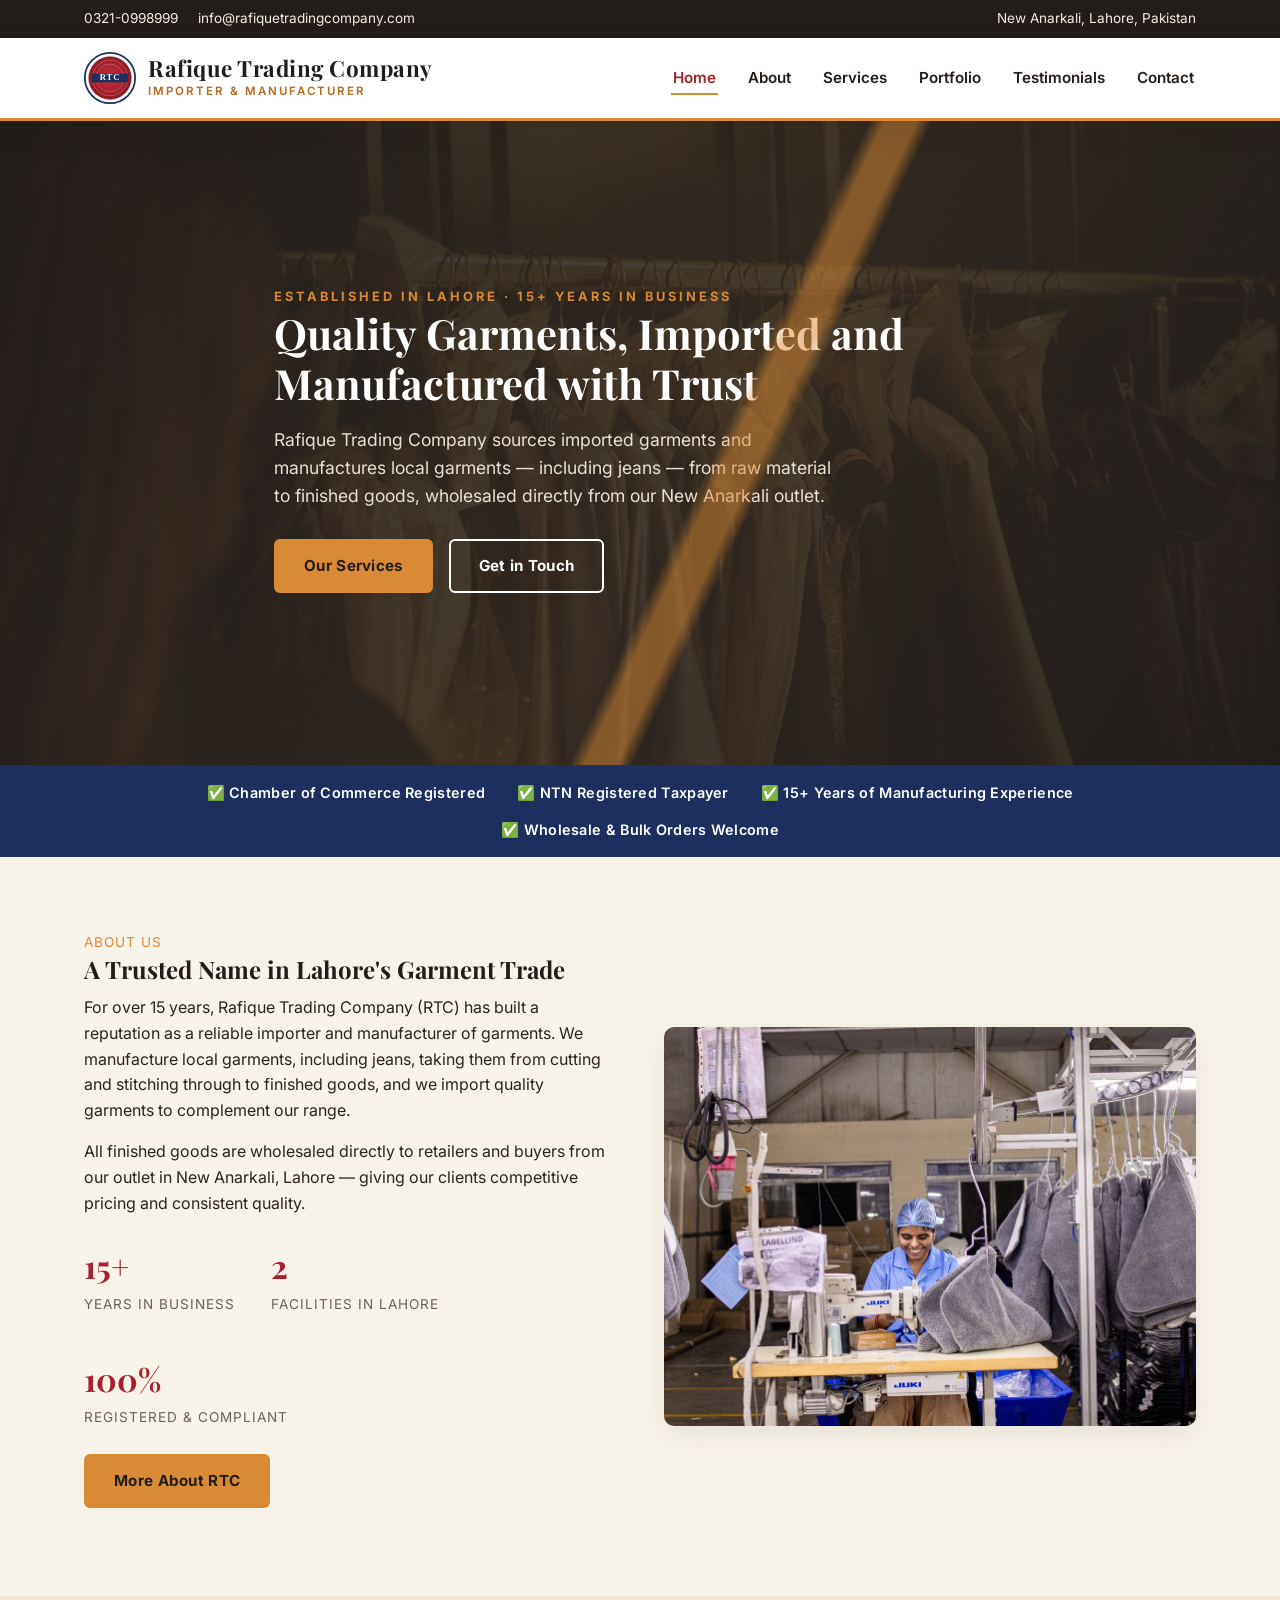
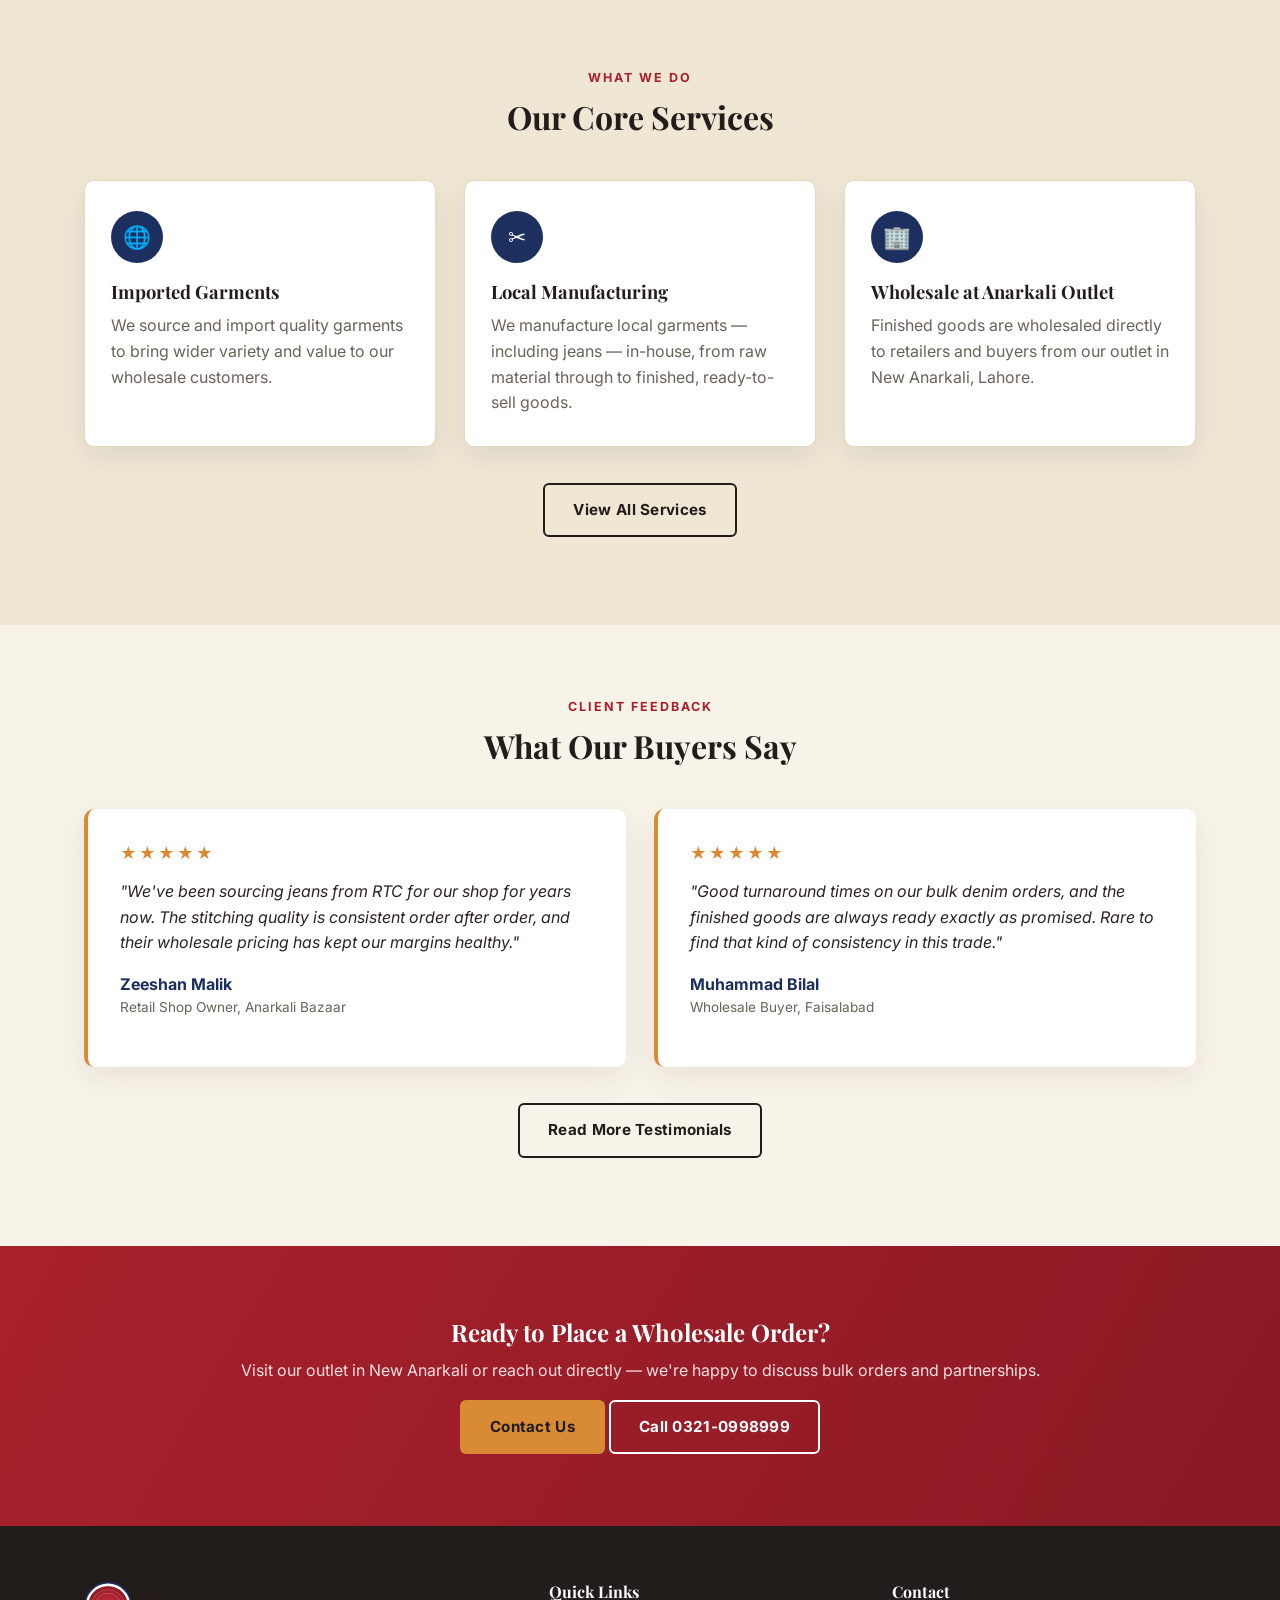
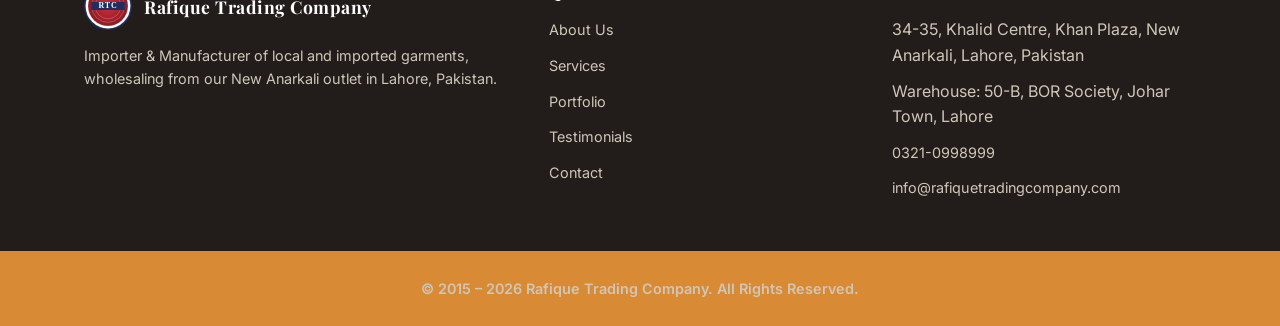
<file: index.html>
<!doctype html>
<html lang="en">
<head>
<meta charset="UTF-8">
<meta name="viewport" content="width=device-width, initial-scale=1.0">
<title>Rafique Trading Company | Importer &amp; Manufacturer of Garments, Lahore</title>
<meta name="description" content="Rafique Trading Company (RTC) is a Lahore-based importer and manufacturer of local and imported garments, wholesaling finished goods from our New Anarkali outlet.">
<link rel="icon" href="assets/logo.svg" type="image/svg+xml">
<link rel="preconnect" href="https://fonts.googleapis.com">
<link href="https://fonts.googleapis.com/css2?family=Playfair+Display:wght@600;700&family=Inter:wght@400;500;600;700&display=swap" rel="stylesheet">
<link rel="stylesheet" href="css/style.css">
</head>
<body>

<div class="topbar">
  <div class="container">
    <div class="topbar-links">
      <a href="tel:+923210998999">0321-0998999</a>
      <a href="mailto:info@rafiquetradingcompany.com">info@rafiquetradingcompany.com</a>
    </div>
    <div class="topbar-links">
      <span>New Anarkali, Lahore, Pakistan</span>
    </div>
  </div>
</div>

<header class="site-header">
  <div class="nav-wrap container">
    <a href="index.html" class="brand">
      <img src="assets/logo.svg" alt="Rafique Trading Company logo">
      <span class="brand-text">
        <p class="logo-word">Rafique Trading Company</p>
        <p class="logo-sub">Importer &amp; Manufacturer</p>
      </span>
    </a>
    <button class="nav-toggle" aria-label="Toggle navigation" aria-expanded="false">
      <span></span><span></span><span></span>
    </button>
    <nav class="main-nav">
      <ul>
        <li><a href="index.html">Home</a></li>
        <li><a href="about.html">About</a></li>
        <li><a href="services.html">Services</a></li>
        <li><a href="portfolio.html">Portfolio</a></li>
        <li><a href="testimonials.html">Testimonials</a></li>
        <li><a href="contact.html">Contact</a></li>
      </ul>
    </nav>
  </div>
</header>

<section class="hero">
  <div class="container">
    <span class="eyebrow">Established in Lahore &middot; 15+ Years in Business</span>
    <h1>Quality Garments, Imported and Manufactured with Trust</h1>
    <p class="lead">Rafique Trading Company sources imported garments and manufactures local garments &mdash; including jeans &mdash; from raw material to finished goods, wholesaled directly from our New Anarkali outlet.</p>
    <div class="cta-row">
      <a href="services.html" class="btn btn-primary">Our Services</a>
      <a href="contact.html" class="btn btn-outline">Get in Touch</a>
    </div>
  </div>
</section>

<div class="trust-strip">
  <div class="container">
    <span>&#9989; Chamber of Commerce Registered</span>
    <span>&#9989; NTN Registered Taxpayer</span>
    <span>&#9989; 15+ Years of Manufacturing Experience</span>
    <span>&#9989; Wholesale &amp; Bulk Orders Welcome</span>
  </div>
</div>

<section>
  <div class="container split">
    <div>
      <span class="breadcrumb">About Us</span>
      <h2>A Trusted Name in Lahore's Garment Trade</h2>
      <p>For over 15 years, Rafique Trading Company (RTC) has built a reputation as a reliable importer and manufacturer of garments. We manufacture local garments, including jeans, taking them from cutting and stitching through to finished goods, and we import quality garments to complement our range.</p>
      <p>All finished goods are wholesaled directly to retailers and buyers from our outlet in New Anarkali, Lahore &mdash; giving our clients competitive pricing and consistent quality.</p>
      <div class="stat-row">
        <div class="stat"><strong>15+</strong><span>Years in Business</span></div>
        <div class="stat"><strong>2</strong><span>Facilities in Lahore</span></div>
        <div class="stat"><strong>100%</strong><span>Registered &amp; Compliant</span></div>
      </div>
      <p style="margin-top:24px;"><a href="about.html" class="btn btn-primary">More About RTC</a></p>
    </div>
    <img class="split-img" src="assets/gallery/factory-sewing.jpg" alt="RTC garment manufacturing at work">
  </div>
</section>

<section class="section-alt">
  <div class="container">
    <div class="section-head">
      <span class="kicker">What We Do</span>
      <h2>Our Core Services</h2>
    </div>
    <div class="grid grid-3">
      <div class="card">
        <div class="icon">&#127760;</div>
        <h3>Imported Garments</h3>
        <p>We source and import quality garments to bring wider variety and value to our wholesale customers.</p>
      </div>
      <div class="card">
        <div class="icon">&#9986;</div>
        <h3>Local Manufacturing</h3>
        <p>We manufacture local garments &mdash; including jeans &mdash; in-house, from raw material through to finished, ready-to-sell goods.</p>
      </div>
      <div class="card">
        <div class="icon">&#127970;</div>
        <h3>Wholesale at Anarkali Outlet</h3>
        <p>Finished goods are wholesaled directly to retailers and buyers from our outlet in New Anarkali, Lahore.</p>
      </div>
    </div>
    <p style="text-align:center; margin-top:36px;"><a href="services.html" class="btn btn-outline" style="color:var(--color-dark); border-color:var(--color-dark);">View All Services</a></p>
  </div>
</section>

<section>
  <div class="container">
    <div class="section-head">
      <span class="kicker">Client Feedback</span>
      <h2>What Our Buyers Say</h2>
    </div>
    <div class="grid grid-2">
      <div class="testimonial-card">
        <div class="stars">&#9733;&#9733;&#9733;&#9733;&#9733;</div>
        <p class="quote">"We've been sourcing jeans from RTC for our shop for years now. The stitching quality is consistent order after order, and their wholesale pricing has kept our margins healthy."</p>
        <p class="author">Zeeshan Malik<span>Retail Shop Owner, Anarkali Bazaar</span></p>
      </div>
      <div class="testimonial-card">
        <div class="stars">&#9733;&#9733;&#9733;&#9733;&#9733;</div>
        <p class="quote">"Good turnaround times on our bulk denim orders, and the finished goods are always ready exactly as promised. Rare to find that kind of consistency in this trade."</p>
        <p class="author">Muhammad Bilal<span>Wholesale Buyer, Faisalabad</span></p>
      </div>
    </div>
    <p style="text-align:center; margin-top:36px;"><a href="testimonials.html" class="btn btn-outline" style="color:var(--color-dark); border-color:var(--color-dark);">Read More Testimonials</a></p>
  </div>
</section>

<section class="cta-banner">
  <div class="container">
    <h2>Ready to Place a Wholesale Order?</h2>
    <p>Visit our outlet in New Anarkali or reach out directly &mdash; we're happy to discuss bulk orders and partnerships.</p>
    <div class="cta-row" style="justify-content:center;">
      <a href="contact.html" class="btn btn-primary">Contact Us</a>
      <a href="tel:+923210998999" class="btn btn-outline">Call 0321-0998999</a>
    </div>
  </div>
</section>

<footer class="site-footer">
  <div class="container footer-grid">
    <div>
      <a href="index.html" class="brand">
        <img src="assets/logo.svg" alt="Rafique Trading Company logo" style="width:48px;height:48px;">
        <span class="brand-text"><p class="logo-word" style="font-size:1.1rem;">Rafique Trading Company</p></span>
      </a>
      <p>Importer &amp; Manufacturer of local and imported garments, wholesaling from our New Anarkali outlet in Lahore, Pakistan.</p>
    </div>
    <div>
      <h4>Quick Links</h4>
      <ul>
        <li><a href="about.html">About Us</a></li>
        <li><a href="services.html">Services</a></li>
        <li><a href="portfolio.html">Portfolio</a></li>
        <li><a href="testimonials.html">Testimonials</a></li>
        <li><a href="contact.html">Contact</a></li>
      </ul>
    </div>
    <div>
      <h4>Contact</h4>
      <ul>
        <li>34-35, Khalid Centre, Khan Plaza, New Anarkali, Lahore, Pakistan</li>
        <li>Warehouse: 50-B, BOR Society, Johar Town, Lahore</li>
        <li><a href="tel:+923210998999">0321-0998999</a></li>
        <li><a href="mailto:info@rafiquetradingcompany.com">info@rafiquetradingcompany.com</a></li>
      </ul>
    </div>
  </div>
  <div class="footer-bottom">
    <div class="container">
      <p>&copy; 2015 &ndash; <span data-year></span> Rafique Trading Company. All Rights Reserved.</p>
    </div>
  </div>
</footer>

<script src="js/script.js"></script>
</body>
</html>
</file>
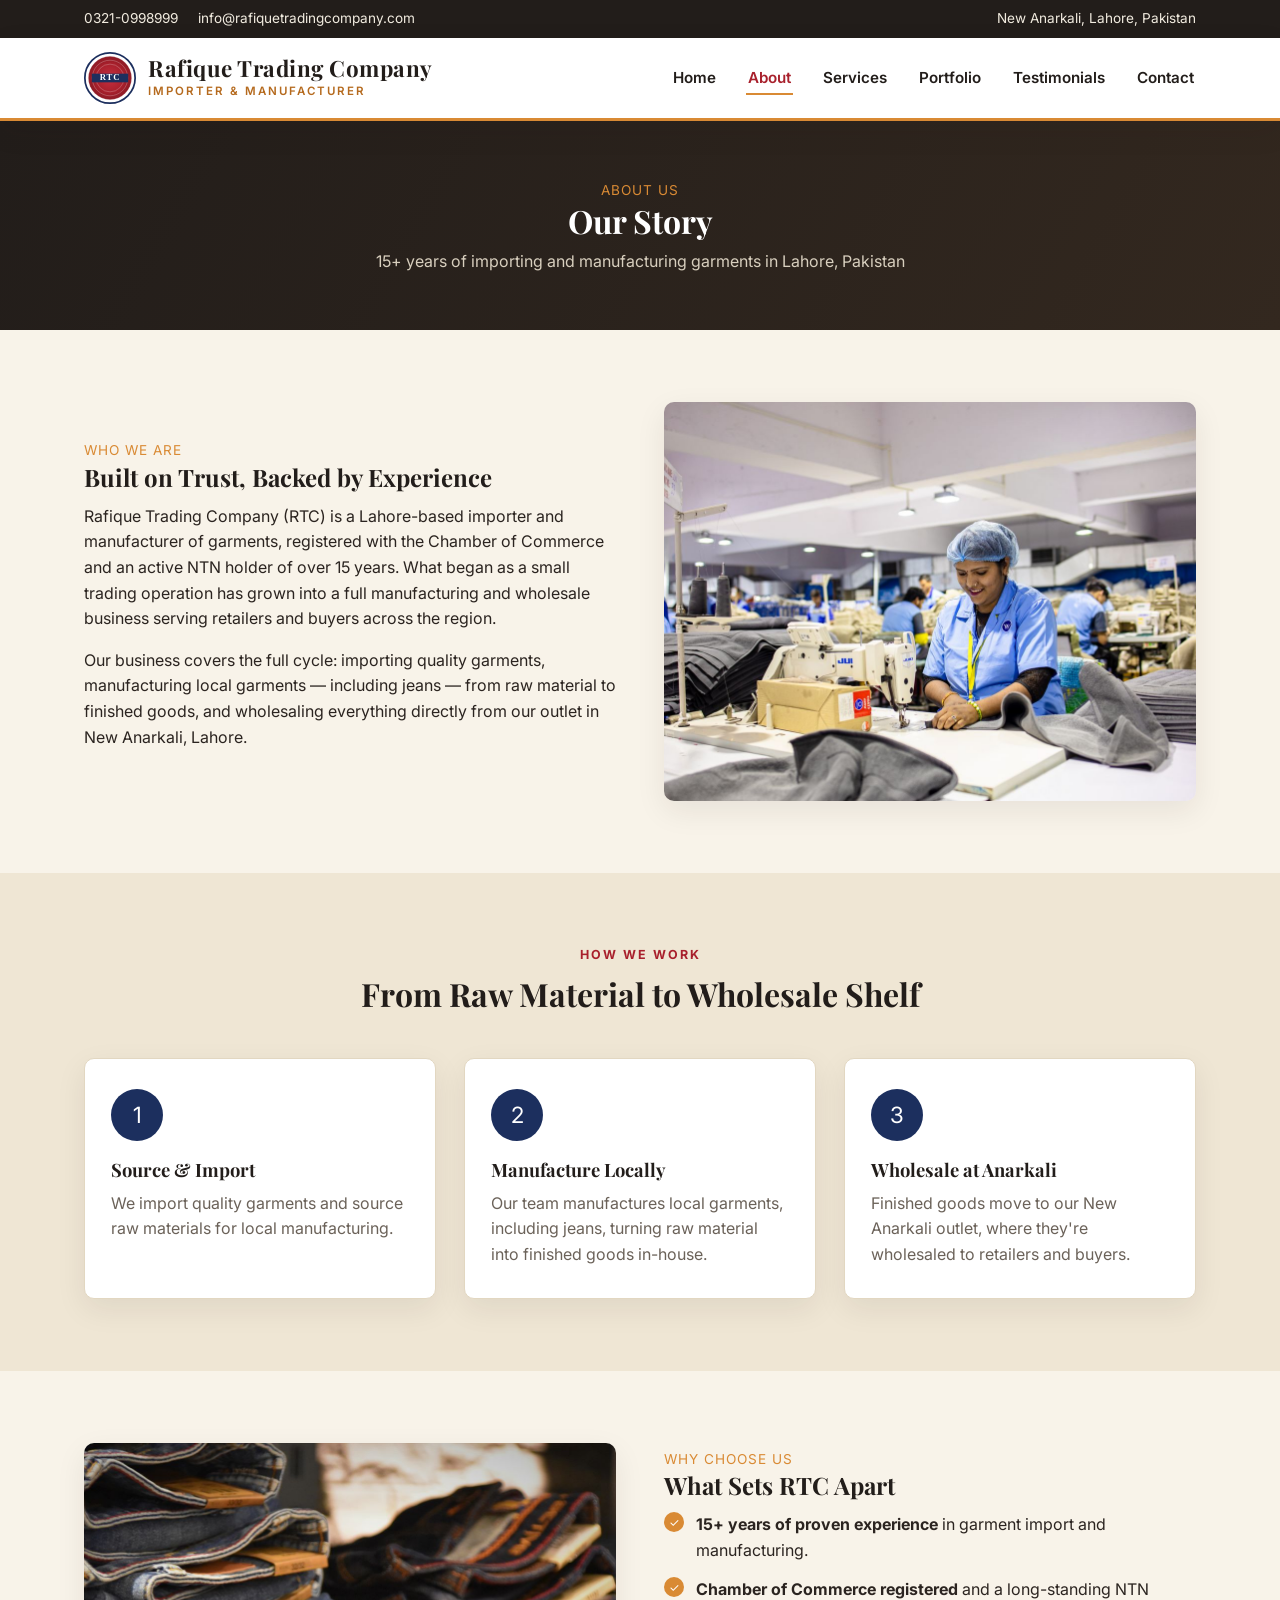
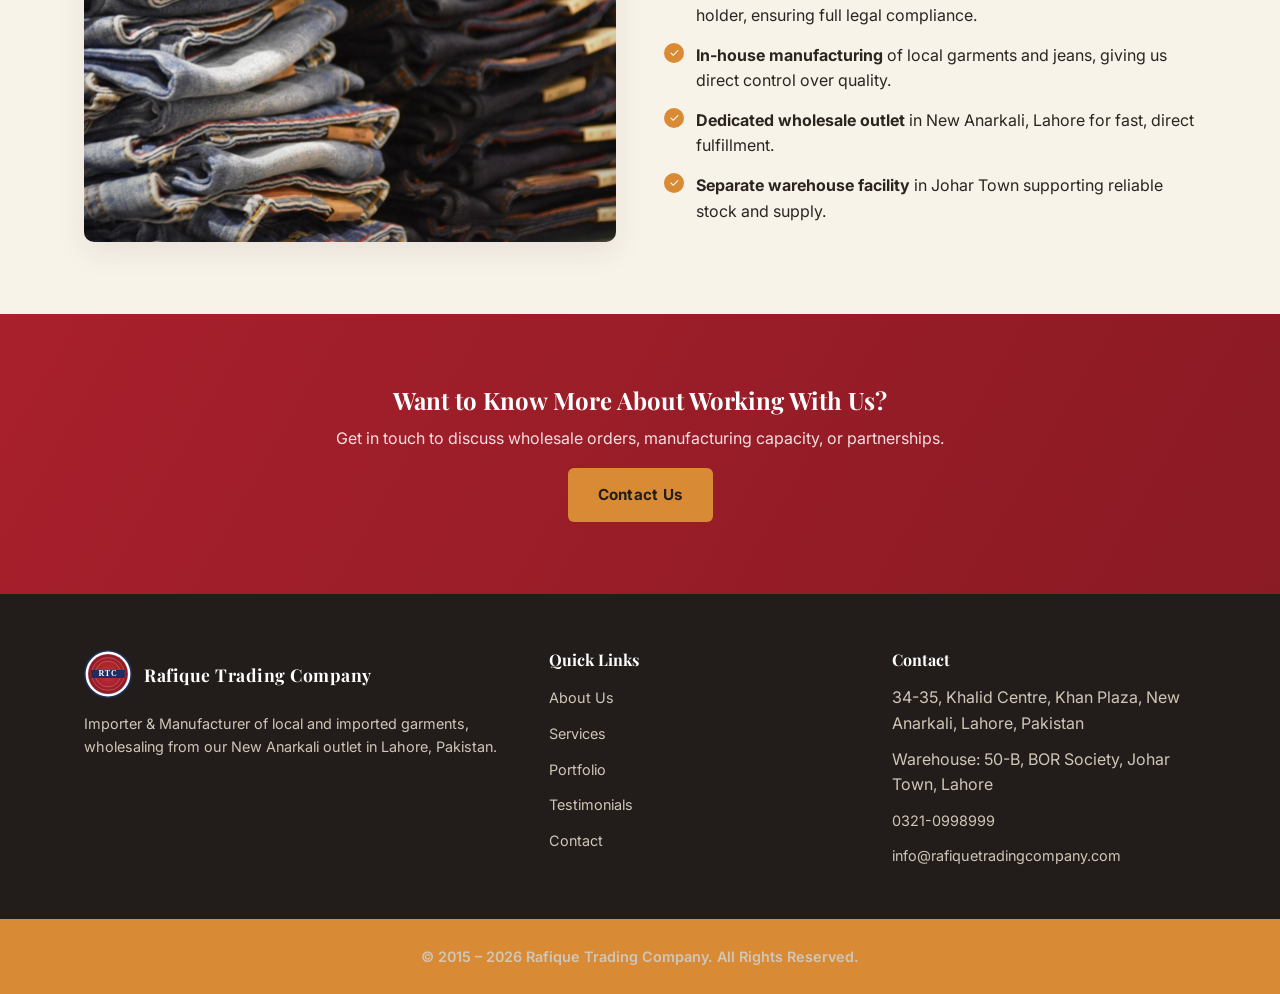
<file: about.html>
<!doctype html>
<html lang="en">
<head>
<meta charset="UTF-8">
<meta name="viewport" content="width=device-width, initial-scale=1.0">
<title>About Us | Rafique Trading Company</title>
<meta name="description" content="Learn about Rafique Trading Company, a Chamber of Commerce registered importer and manufacturer of garments based in Lahore, Pakistan, with 15+ years in business.">
<link rel="icon" href="assets/logo.svg" type="image/svg+xml">
<link rel="preconnect" href="https://fonts.googleapis.com">
<link href="https://fonts.googleapis.com/css2?family=Playfair+Display:wght@600;700&family=Inter:wght@400;500;600;700&display=swap" rel="stylesheet">
<link rel="stylesheet" href="css/style.css">
</head>
<body>

<div class="topbar">
  <div class="container">
    <div class="topbar-links">
      <a href="tel:+923210998999">0321-0998999</a>
      <a href="mailto:info@rafiquetradingcompany.com">info@rafiquetradingcompany.com</a>
    </div>
    <div class="topbar-links">
      <span>New Anarkali, Lahore, Pakistan</span>
    </div>
  </div>
</div>

<header class="site-header">
  <div class="nav-wrap container">
    <a href="index.html" class="brand">
      <img src="assets/logo.svg" alt="Rafique Trading Company logo">
      <span class="brand-text">
        <p class="logo-word">Rafique Trading Company</p>
        <p class="logo-sub">Importer &amp; Manufacturer</p>
      </span>
    </a>
    <button class="nav-toggle" aria-label="Toggle navigation" aria-expanded="false">
      <span></span><span></span><span></span>
    </button>
    <nav class="main-nav">
      <ul>
        <li><a href="index.html">Home</a></li>
        <li><a href="about.html">About</a></li>
        <li><a href="services.html">Services</a></li>
        <li><a href="portfolio.html">Portfolio</a></li>
        <li><a href="testimonials.html">Testimonials</a></li>
        <li><a href="contact.html">Contact</a></li>
      </ul>
    </nav>
  </div>
</header>

<div class="page-header">
  <div class="container">
    <span class="breadcrumb">About Us</span>
    <h1>Our Story</h1>
    <p>15+ years of importing and manufacturing garments in Lahore, Pakistan</p>
  </div>
</div>

<section>
  <div class="container split">
    <div>
      <span class="breadcrumb">Who We Are</span>
      <h2>Built on Trust, Backed by Experience</h2>
      <p>Rafique Trading Company (RTC) is a Lahore-based importer and manufacturer of garments, registered with the Chamber of Commerce and an active NTN holder of over 15 years. What began as a small trading operation has grown into a full manufacturing and wholesale business serving retailers and buyers across the region.</p>
      <p>Our business covers the full cycle: importing quality garments, manufacturing local garments &mdash; including jeans &mdash; from raw material to finished goods, and wholesaling everything directly from our outlet in New Anarkali, Lahore.</p>
    </div>
    <img class="split-img" src="assets/gallery/factory-workers.jpg" alt="RTC textile workers at the manufacturing facility">
  </div>
</section>

<section class="section-alt">
  <div class="container">
    <div class="section-head">
      <span class="kicker">How We Work</span>
      <h2>From Raw Material to Wholesale Shelf</h2>
    </div>
    <div class="grid grid-3">
      <div class="card">
        <div class="icon">1</div>
        <h3>Source &amp; Import</h3>
        <p>We import quality garments and source raw materials for local manufacturing.</p>
      </div>
      <div class="card">
        <div class="icon">2</div>
        <h3>Manufacture Locally</h3>
        <p>Our team manufactures local garments, including jeans, turning raw material into finished goods in-house.</p>
      </div>
      <div class="card">
        <div class="icon">3</div>
        <h3>Wholesale at Anarkali</h3>
        <p>Finished goods move to our New Anarkali outlet, where they're wholesaled to retailers and buyers.</p>
      </div>
    </div>
  </div>
</section>

<section>
  <div class="container split">
    <img class="split-img" src="assets/gallery/jeans-stack.jpg" alt="Finished denim jeans ready for wholesale">
    <div>
      <span class="breadcrumb">Why Choose Us</span>
      <h2>What Sets RTC Apart</h2>
      <ul class="check-list">
        <li><strong>15+ years of proven experience</strong> in garment import and manufacturing.</li>
        <li><strong>Chamber of Commerce registered</strong> and a long-standing NTN holder, ensuring full legal compliance.</li>
        <li><strong>In-house manufacturing</strong> of local garments and jeans, giving us direct control over quality.</li>
        <li><strong>Dedicated wholesale outlet</strong> in New Anarkali, Lahore for fast, direct fulfillment.</li>
        <li><strong>Separate warehouse facility</strong> in Johar Town supporting reliable stock and supply.</li>
      </ul>
    </div>
  </div>
</section>

<section class="cta-banner">
  <div class="container">
    <h2>Want to Know More About Working With Us?</h2>
    <p>Get in touch to discuss wholesale orders, manufacturing capacity, or partnerships.</p>
    <div class="cta-row" style="justify-content:center;">
      <a href="contact.html" class="btn btn-primary">Contact Us</a>
    </div>
  </div>
</section>

<footer class="site-footer">
  <div class="container footer-grid">
    <div>
      <a href="index.html" class="brand">
        <img src="assets/logo.svg" alt="Rafique Trading Company logo" style="width:48px;height:48px;">
        <span class="brand-text"><p class="logo-word" style="font-size:1.1rem;">Rafique Trading Company</p></span>
      </a>
      <p>Importer &amp; Manufacturer of local and imported garments, wholesaling from our New Anarkali outlet in Lahore, Pakistan.</p>
    </div>
    <div>
      <h4>Quick Links</h4>
      <ul>
        <li><a href="about.html">About Us</a></li>
        <li><a href="services.html">Services</a></li>
        <li><a href="portfolio.html">Portfolio</a></li>
        <li><a href="testimonials.html">Testimonials</a></li>
        <li><a href="contact.html">Contact</a></li>
      </ul>
    </div>
    <div>
      <h4>Contact</h4>
      <ul>
        <li>34-35, Khalid Centre, Khan Plaza, New Anarkali, Lahore, Pakistan</li>
        <li>Warehouse: 50-B, BOR Society, Johar Town, Lahore</li>
        <li><a href="tel:+923210998999">0321-0998999</a></li>
        <li><a href="mailto:info@rafiquetradingcompany.com">info@rafiquetradingcompany.com</a></li>
      </ul>
    </div>
  </div>
  <div class="footer-bottom">
    <div class="container">
      <p>&copy; 2015 &ndash; <span data-year></span> Rafique Trading Company. All Rights Reserved.</p>
    </div>
  </div>
</footer>

<script src="js/script.js"></script>
</body>
</html>
</file>
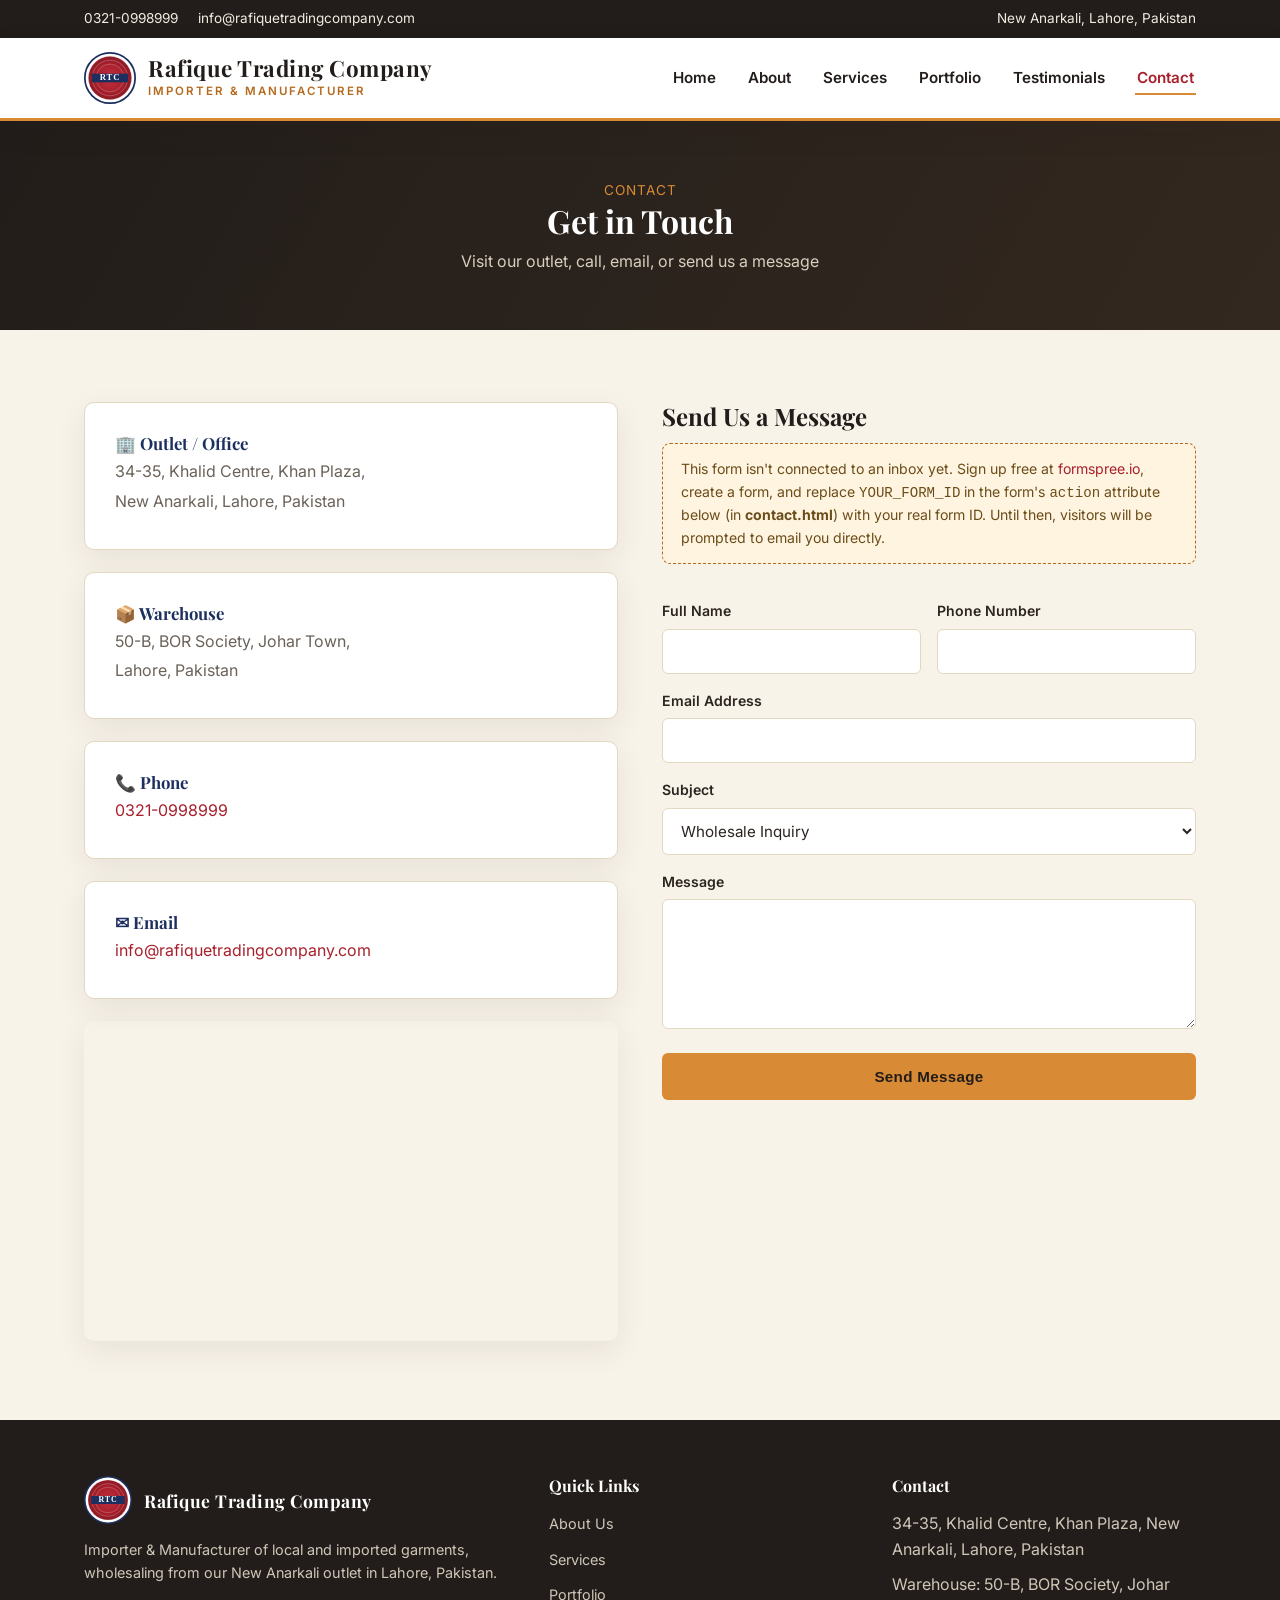
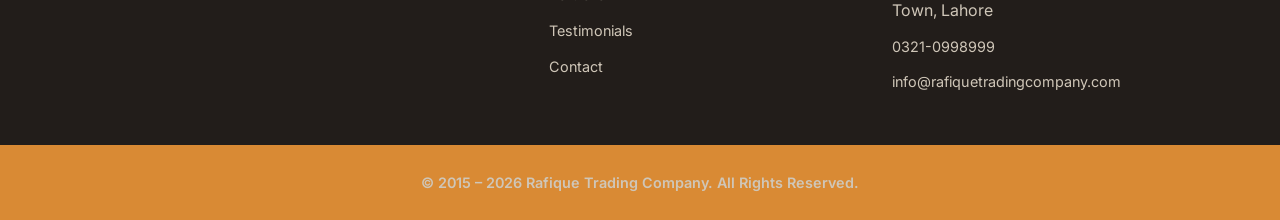
<file: contact.html>
<!doctype html>
<html lang="en">
<head>
<meta charset="UTF-8">
<meta name="viewport" content="width=device-width, initial-scale=1.0">
<title>Contact Us | Rafique Trading Company</title>
<meta name="description" content="Contact Rafique Trading Company: outlet in New Anarkali, warehouse in Johar Town, Lahore. Call, email, or send us a message.">
<link rel="icon" href="assets/logo.svg" type="image/svg+xml">
<link rel="preconnect" href="https://fonts.googleapis.com">
<link href="https://fonts.googleapis.com/css2?family=Playfair+Display:wght@600;700&family=Inter:wght@400;500;600;700&display=swap" rel="stylesheet">
<link rel="stylesheet" href="css/style.css">
</head>
<body>

<div class="topbar">
  <div class="container">
    <div class="topbar-links">
      <a href="tel:+923210998999">0321-0998999</a>
      <a href="mailto:info@rafiquetradingcompany.com">info@rafiquetradingcompany.com</a>
    </div>
    <div class="topbar-links">
      <span>New Anarkali, Lahore, Pakistan</span>
    </div>
  </div>
</div>

<header class="site-header">
  <div class="nav-wrap container">
    <a href="index.html" class="brand">
      <img src="assets/logo.svg" alt="Rafique Trading Company logo">
      <span class="brand-text">
        <p class="logo-word">Rafique Trading Company</p>
        <p class="logo-sub">Importer &amp; Manufacturer</p>
      </span>
    </a>
    <button class="nav-toggle" aria-label="Toggle navigation" aria-expanded="false">
      <span></span><span></span><span></span>
    </button>
    <nav class="main-nav">
      <ul>
        <li><a href="index.html">Home</a></li>
        <li><a href="about.html">About</a></li>
        <li><a href="services.html">Services</a></li>
        <li><a href="portfolio.html">Portfolio</a></li>
        <li><a href="testimonials.html">Testimonials</a></li>
        <li><a href="contact.html">Contact</a></li>
      </ul>
    </nav>
  </div>
</header>

<div class="page-header">
  <div class="container">
    <span class="breadcrumb">Contact</span>
    <h1>Get in Touch</h1>
    <p>Visit our outlet, call, email, or send us a message</p>
  </div>
</div>

<section>
  <div class="container contact-grid">
    <div>
      <div class="contact-info-card">
        <h3>&#127970; Outlet / Office</h3>
        <p>34-35, Khalid Centre, Khan Plaza,</p>
        <p>New Anarkali, Lahore, Pakistan</p>
      </div>
      <div class="contact-info-card">
        <h3>&#128230; Warehouse</h3>
        <p>50-B, BOR Society, Johar Town,</p>
        <p>Lahore, Pakistan</p>
      </div>
      <div class="contact-info-card">
        <h3>&#128222; Phone</h3>
        <p><a href="tel:+923210998999">0321-0998999</a></p>
      </div>
      <div class="contact-info-card">
        <h3>&#9993; Email</h3>
        <p><a href="mailto:info@rafiquetradingcompany.com">info@rafiquetradingcompany.com</a></p>
      </div>
      <iframe
        class="map-frame"
        loading="lazy"
        referrerpolicy="no-referrer-when-downgrade"
        src="https://www.google.com/maps?q=34-35+Khalid+Centre+Khan+Plaza+New+Anarkali+Lahore+Pakistan&output=embed"
        title="Rafique Trading Company location map">
      </iframe>
    </div>

    <div>
      <h2>Send Us a Message</h2>
      <div class="placeholder-note">
        This form isn't connected to an inbox yet. Sign up free at <a href="https://formspree.io" target="_blank" rel="noopener">formspree.io</a>, create a form, and replace <code>YOUR_FORM_ID</code> in the form's <code>action</code> attribute below (in <strong>contact.html</strong>) with your real form ID. Until then, visitors will be prompted to email you directly.
      </div>
      <form class="contact-form" action="https://formspree.io/f/YOUR_FORM_ID" method="POST">
        <div class="form-row">
          <div>
            <label for="name">Full Name</label>
            <input type="text" id="name" name="name" required>
          </div>
          <div>
            <label for="phone">Phone Number</label>
            <input type="tel" id="phone" name="phone">
          </div>
        </div>
        <div>
          <label for="email">Email Address</label>
          <input type="email" id="email" name="email" required>
        </div>
        <div>
          <label for="subject">Subject</label>
          <select id="subject" name="subject">
            <option>Wholesale Inquiry</option>
            <option>Bulk / B2B Order</option>
            <option>Manufacturing Inquiry</option>
            <option>General Question</option>
          </select>
        </div>
        <div>
          <label for="message">Message</label>
          <textarea id="message" name="message" required></textarea>
        </div>
        <button type="submit" class="btn btn-primary">Send Message</button>
        <p class="form-status"></p>
      </form>
    </div>
  </div>
</section>

<footer class="site-footer">
  <div class="container footer-grid">
    <div>
      <a href="index.html" class="brand">
        <img src="assets/logo.svg" alt="Rafique Trading Company logo" style="width:48px;height:48px;">
        <span class="brand-text"><p class="logo-word" style="font-size:1.1rem;">Rafique Trading Company</p></span>
      </a>
      <p>Importer &amp; Manufacturer of local and imported garments, wholesaling from our New Anarkali outlet in Lahore, Pakistan.</p>
    </div>
    <div>
      <h4>Quick Links</h4>
      <ul>
        <li><a href="about.html">About Us</a></li>
        <li><a href="services.html">Services</a></li>
        <li><a href="portfolio.html">Portfolio</a></li>
        <li><a href="testimonials.html">Testimonials</a></li>
        <li><a href="contact.html">Contact</a></li>
      </ul>
    </div>
    <div>
      <h4>Contact</h4>
      <ul>
        <li>34-35, Khalid Centre, Khan Plaza, New Anarkali, Lahore, Pakistan</li>
        <li>Warehouse: 50-B, BOR Society, Johar Town, Lahore</li>
        <li><a href="tel:+923210998999">0321-0998999</a></li>
        <li><a href="mailto:info@rafiquetradingcompany.com">info@rafiquetradingcompany.com</a></li>
      </ul>
    </div>
  </div>
  <div class="footer-bottom">
    <div class="container">
      <p>&copy; 2015 &ndash; <span data-year></span> Rafique Trading Company. All Rights Reserved.</p>
    </div>
  </div>
</footer>

<script src="js/script.js"></script>
</body>
</html>
</file>
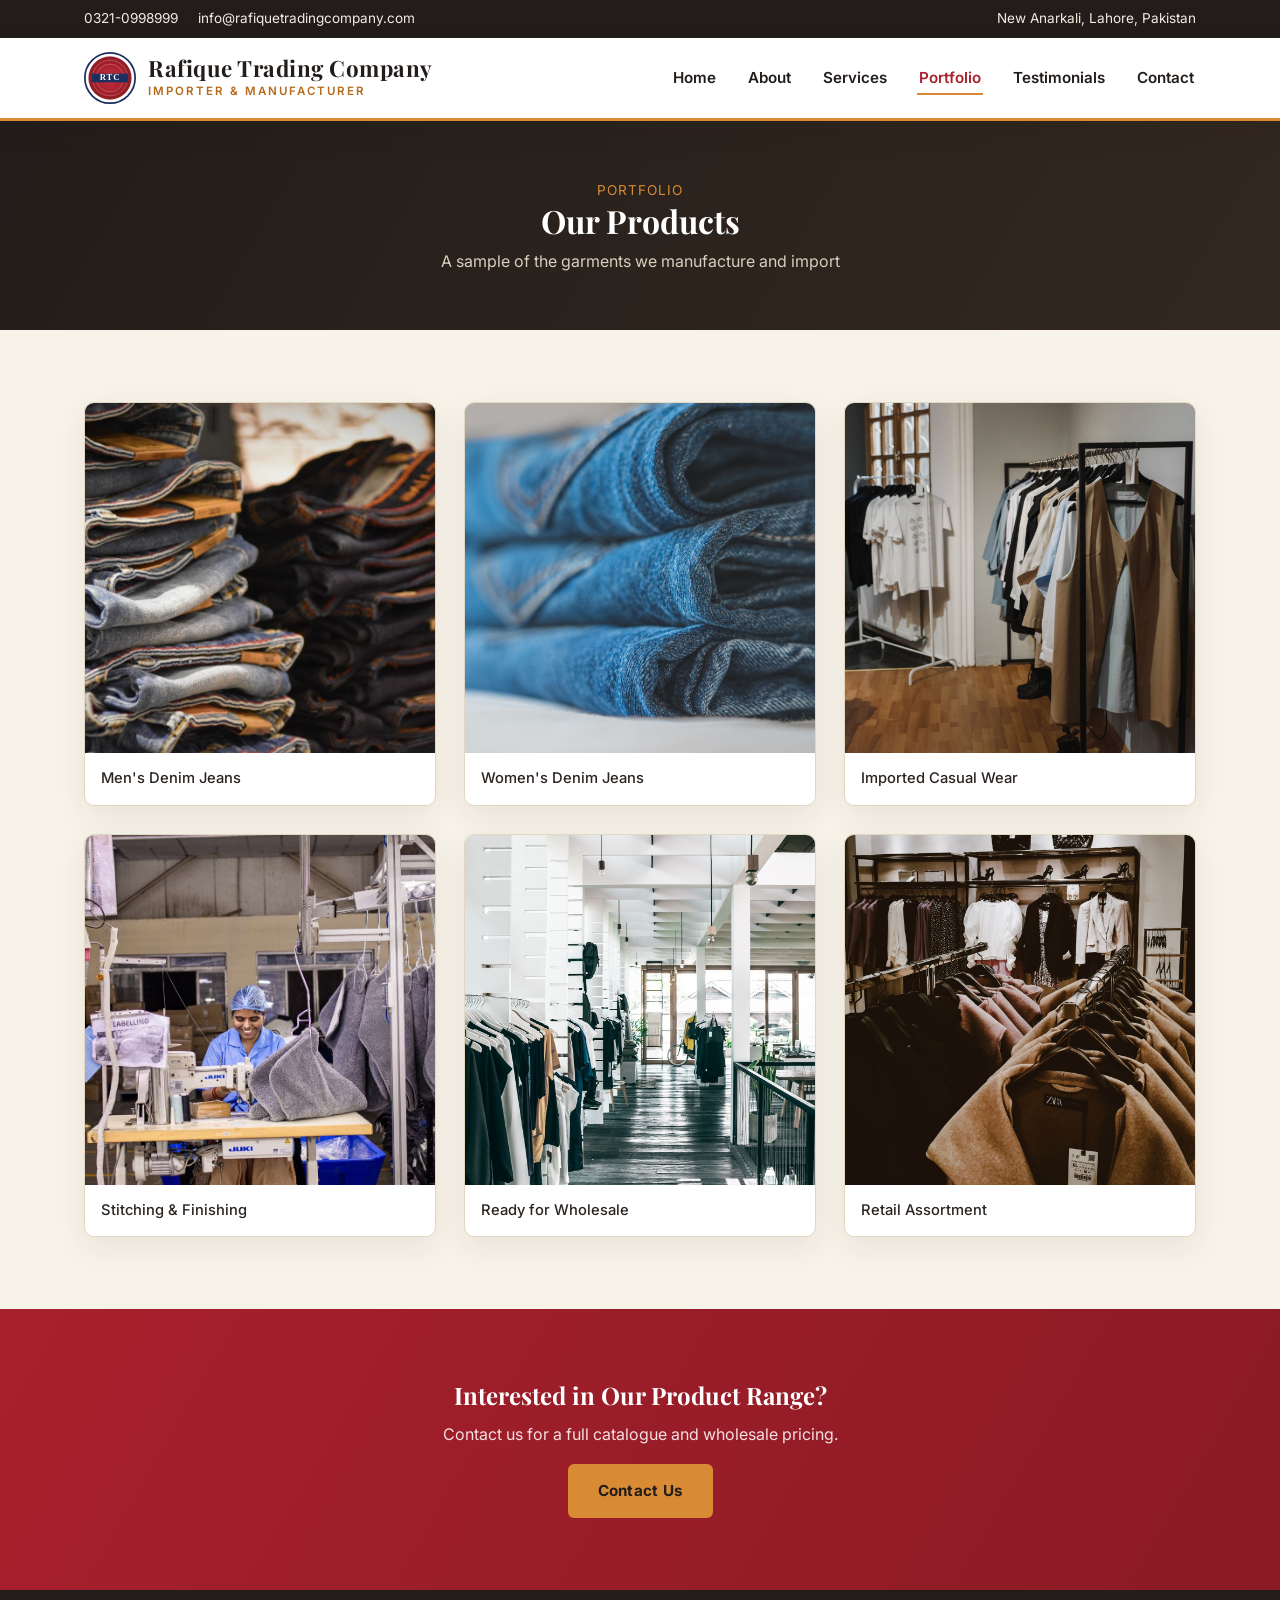
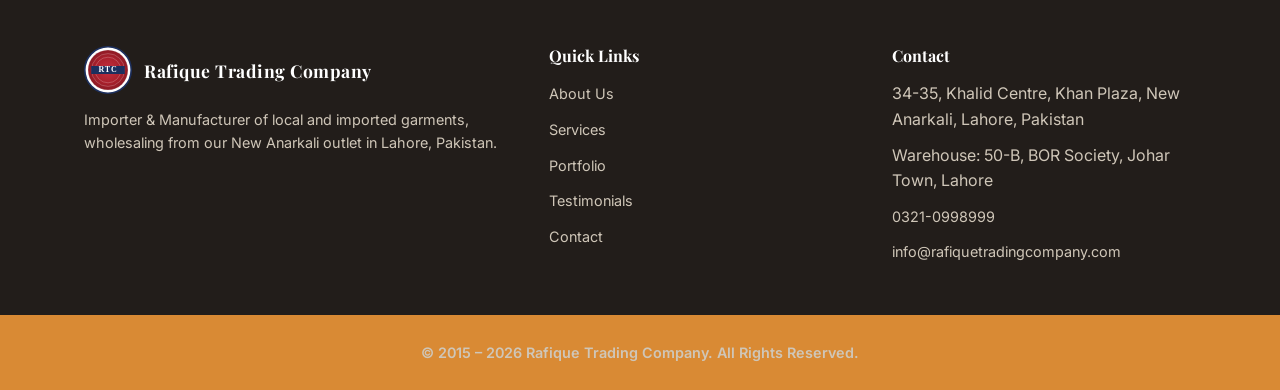
<file: portfolio.html>
<!doctype html>
<html lang="en">
<head>
<meta charset="UTF-8">
<meta name="viewport" content="width=device-width, initial-scale=1.0">
<title>Portfolio | Rafique Trading Company</title>
<meta name="description" content="A look at the local and imported garments manufactured and wholesaled by Rafique Trading Company.">
<link rel="icon" href="assets/logo.svg" type="image/svg+xml">
<link rel="preconnect" href="https://fonts.googleapis.com">
<link href="https://fonts.googleapis.com/css2?family=Playfair+Display:wght@600;700&family=Inter:wght@400;500;600;700&display=swap" rel="stylesheet">
<link rel="stylesheet" href="css/style.css">
</head>
<body>

<div class="topbar">
  <div class="container">
    <div class="topbar-links">
      <a href="tel:+923210998999">0321-0998999</a>
      <a href="mailto:info@rafiquetradingcompany.com">info@rafiquetradingcompany.com</a>
    </div>
    <div class="topbar-links">
      <span>New Anarkali, Lahore, Pakistan</span>
    </div>
  </div>
</div>

<header class="site-header">
  <div class="nav-wrap container">
    <a href="index.html" class="brand">
      <img src="assets/logo.svg" alt="Rafique Trading Company logo">
      <span class="brand-text">
        <p class="logo-word">Rafique Trading Company</p>
        <p class="logo-sub">Importer &amp; Manufacturer</p>
      </span>
    </a>
    <button class="nav-toggle" aria-label="Toggle navigation" aria-expanded="false">
      <span></span><span></span><span></span>
    </button>
    <nav class="main-nav">
      <ul>
        <li><a href="index.html">Home</a></li>
        <li><a href="about.html">About</a></li>
        <li><a href="services.html">Services</a></li>
        <li><a href="portfolio.html">Portfolio</a></li>
        <li><a href="testimonials.html">Testimonials</a></li>
        <li><a href="contact.html">Contact</a></li>
      </ul>
    </nav>
  </div>
</header>

<div class="page-header">
  <div class="container">
    <span class="breadcrumb">Portfolio</span>
    <h1>Our Products</h1>
    <p>A sample of the garments we manufacture and import</p>
  </div>
</div>

<section>
  <div class="container">
    <div class="grid grid-3">
      <div class="gallery-item">
        <div class="gallery-thumb"><img src="assets/gallery/jeans-stack.jpg" alt="Stacked men's denim jeans"></div>
        <div class="caption">Men's Denim Jeans</div>
      </div>
      <div class="gallery-item">
        <div class="gallery-thumb"><img src="assets/gallery/folded-jeans.jpg" alt="Folded women's denim jeans"></div>
        <div class="caption">Women's Denim Jeans</div>
      </div>
      <div class="gallery-item">
        <div class="gallery-thumb"><img src="assets/gallery/boutique-rack.jpg" alt="Imported casual wear on display racks"></div>
        <div class="caption">Imported Casual Wear</div>
      </div>
      <div class="gallery-item">
        <div class="gallery-thumb"><img src="assets/gallery/factory-sewing.jpg" alt="Garment stitching and finishing in progress"></div>
        <div class="caption">Stitching &amp; Finishing</div>
      </div>
      <div class="gallery-item">
        <div class="gallery-thumb"><img src="assets/gallery/store-interior.jpg" alt="Finished garments ready for wholesale"></div>
        <div class="caption">Ready for Wholesale</div>
      </div>
      <div class="gallery-item">
        <div class="gallery-thumb"><img src="assets/gallery/clothing-choice.jpg" alt="Assorted ready-made garments"></div>
        <div class="caption">Retail Assortment</div>
      </div>
    </div>
  </div>
</section>

<section class="cta-banner">
  <div class="container">
    <h2>Interested in Our Product Range?</h2>
    <p>Contact us for a full catalogue and wholesale pricing.</p>
    <div class="cta-row" style="justify-content:center;">
      <a href="contact.html" class="btn btn-primary">Contact Us</a>
    </div>
  </div>
</section>

<footer class="site-footer">
  <div class="container footer-grid">
    <div>
      <a href="index.html" class="brand">
        <img src="assets/logo.svg" alt="Rafique Trading Company logo" style="width:48px;height:48px;">
        <span class="brand-text"><p class="logo-word" style="font-size:1.1rem;">Rafique Trading Company</p></span>
      </a>
      <p>Importer &amp; Manufacturer of local and imported garments, wholesaling from our New Anarkali outlet in Lahore, Pakistan.</p>
    </div>
    <div>
      <h4>Quick Links</h4>
      <ul>
        <li><a href="about.html">About Us</a></li>
        <li><a href="services.html">Services</a></li>
        <li><a href="portfolio.html">Portfolio</a></li>
        <li><a href="testimonials.html">Testimonials</a></li>
        <li><a href="contact.html">Contact</a></li>
      </ul>
    </div>
    <div>
      <h4>Contact</h4>
      <ul>
        <li>34-35, Khalid Centre, Khan Plaza, New Anarkali, Lahore, Pakistan</li>
        <li>Warehouse: 50-B, BOR Society, Johar Town, Lahore</li>
        <li><a href="tel:+923210998999">0321-0998999</a></li>
        <li><a href="mailto:info@rafiquetradingcompany.com">info@rafiquetradingcompany.com</a></li>
      </ul>
    </div>
  </div>
  <div class="footer-bottom">
    <div class="container">
      <p>&copy; 2015 &ndash; <span data-year></span> Rafique Trading Company. All Rights Reserved.</p>
    </div>
  </div>
</footer>

<script src="js/script.js"></script>
</body>
</html>
</file>
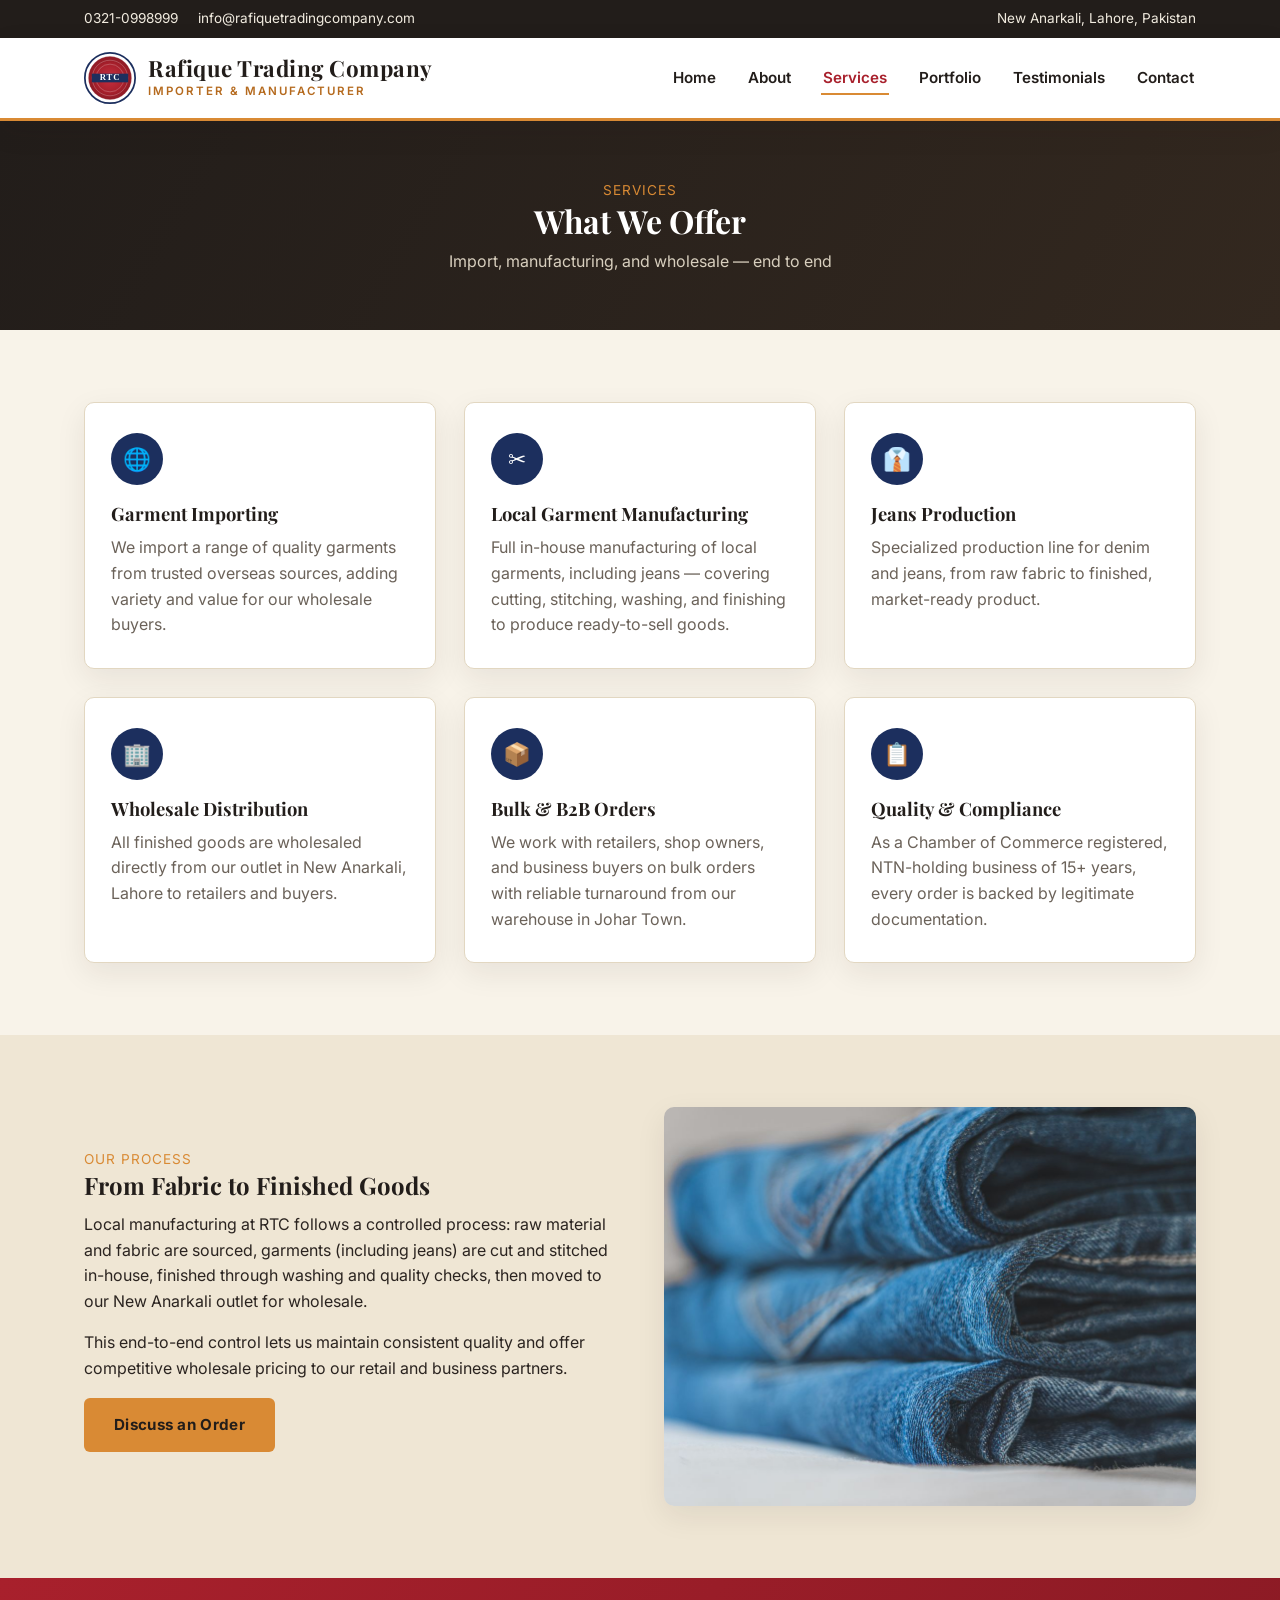
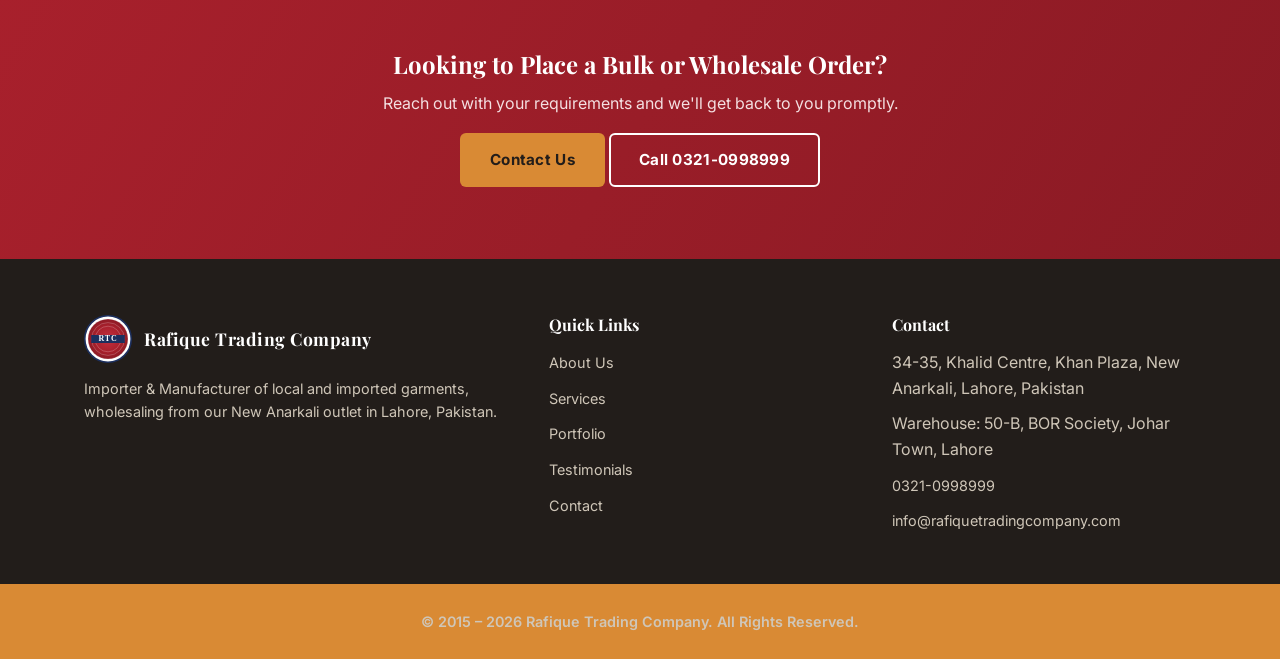
<file: services.html>
<!doctype html>
<html lang="en">
<head>
<meta charset="UTF-8">
<meta name="viewport" content="width=device-width, initial-scale=1.0">
<title>Services | Rafique Trading Company</title>
<meta name="description" content="Rafique Trading Company offers garment importing, local manufacturing (including jeans), and wholesale distribution from our New Anarkali outlet in Lahore.">
<link rel="icon" href="assets/logo.svg" type="image/svg+xml">
<link rel="preconnect" href="https://fonts.googleapis.com">
<link href="https://fonts.googleapis.com/css2?family=Playfair+Display:wght@600;700&family=Inter:wght@400;500;600;700&display=swap" rel="stylesheet">
<link rel="stylesheet" href="css/style.css">
</head>
<body>

<div class="topbar">
  <div class="container">
    <div class="topbar-links">
      <a href="tel:+923210998999">0321-0998999</a>
      <a href="mailto:info@rafiquetradingcompany.com">info@rafiquetradingcompany.com</a>
    </div>
    <div class="topbar-links">
      <span>New Anarkali, Lahore, Pakistan</span>
    </div>
  </div>
</div>

<header class="site-header">
  <div class="nav-wrap container">
    <a href="index.html" class="brand">
      <img src="assets/logo.svg" alt="Rafique Trading Company logo">
      <span class="brand-text">
        <p class="logo-word">Rafique Trading Company</p>
        <p class="logo-sub">Importer &amp; Manufacturer</p>
      </span>
    </a>
    <button class="nav-toggle" aria-label="Toggle navigation" aria-expanded="false">
      <span></span><span></span><span></span>
    </button>
    <nav class="main-nav">
      <ul>
        <li><a href="index.html">Home</a></li>
        <li><a href="about.html">About</a></li>
        <li><a href="services.html">Services</a></li>
        <li><a href="portfolio.html">Portfolio</a></li>
        <li><a href="testimonials.html">Testimonials</a></li>
        <li><a href="contact.html">Contact</a></li>
      </ul>
    </nav>
  </div>
</header>

<div class="page-header">
  <div class="container">
    <span class="breadcrumb">Services</span>
    <h1>What We Offer</h1>
    <p>Import, manufacturing, and wholesale &mdash; end to end</p>
  </div>
</div>

<section>
  <div class="container">
    <div class="grid grid-3">
      <div class="card">
        <div class="icon">&#127760;</div>
        <h3>Garment Importing</h3>
        <p>We import a range of quality garments from trusted overseas sources, adding variety and value for our wholesale buyers.</p>
      </div>
      <div class="card">
        <div class="icon">&#9986;</div>
        <h3>Local Garment Manufacturing</h3>
        <p>Full in-house manufacturing of local garments, including jeans &mdash; covering cutting, stitching, washing, and finishing to produce ready-to-sell goods.</p>
      </div>
      <div class="card">
        <div class="icon">&#128084;</div>
        <h3>Jeans Production</h3>
        <p>Specialized production line for denim and jeans, from raw fabric to finished, market-ready product.</p>
      </div>
      <div class="card">
        <div class="icon">&#127970;</div>
        <h3>Wholesale Distribution</h3>
        <p>All finished goods are wholesaled directly from our outlet in New Anarkali, Lahore to retailers and buyers.</p>
      </div>
      <div class="card">
        <div class="icon">&#128230;</div>
        <h3>Bulk &amp; B2B Orders</h3>
        <p>We work with retailers, shop owners, and business buyers on bulk orders with reliable turnaround from our warehouse in Johar Town.</p>
      </div>
      <div class="card">
        <div class="icon">&#128203;</div>
        <h3>Quality &amp; Compliance</h3>
        <p>As a Chamber of Commerce registered, NTN-holding business of 15+ years, every order is backed by legitimate documentation.</p>
      </div>
    </div>
  </div>
</section>

<section class="section-alt">
  <div class="container split">
    <div>
      <span class="breadcrumb">Our Process</span>
      <h2>From Fabric to Finished Goods</h2>
      <p>Local manufacturing at RTC follows a controlled process: raw material and fabric are sourced, garments (including jeans) are cut and stitched in-house, finished through washing and quality checks, then moved to our New Anarkali outlet for wholesale.</p>
      <p>This end-to-end control lets us maintain consistent quality and offer competitive wholesale pricing to our retail and business partners.</p>
      <p><a href="contact.html" class="btn btn-primary">Discuss an Order</a></p>
    </div>
    <img class="split-img" src="assets/gallery/folded-jeans.jpg" alt="Finished folded denim jeans at RTC">
  </div>
</section>

<section class="cta-banner">
  <div class="container">
    <h2>Looking to Place a Bulk or Wholesale Order?</h2>
    <p>Reach out with your requirements and we'll get back to you promptly.</p>
    <div class="cta-row" style="justify-content:center;">
      <a href="contact.html" class="btn btn-primary">Contact Us</a>
      <a href="tel:+923210998999" class="btn btn-outline">Call 0321-0998999</a>
    </div>
  </div>
</section>

<footer class="site-footer">
  <div class="container footer-grid">
    <div>
      <a href="index.html" class="brand">
        <img src="assets/logo.svg" alt="Rafique Trading Company logo" style="width:48px;height:48px;">
        <span class="brand-text"><p class="logo-word" style="font-size:1.1rem;">Rafique Trading Company</p></span>
      </a>
      <p>Importer &amp; Manufacturer of local and imported garments, wholesaling from our New Anarkali outlet in Lahore, Pakistan.</p>
    </div>
    <div>
      <h4>Quick Links</h4>
      <ul>
        <li><a href="about.html">About Us</a></li>
        <li><a href="services.html">Services</a></li>
        <li><a href="portfolio.html">Portfolio</a></li>
        <li><a href="testimonials.html">Testimonials</a></li>
        <li><a href="contact.html">Contact</a></li>
      </ul>
    </div>
    <div>
      <h4>Contact</h4>
      <ul>
        <li>34-35, Khalid Centre, Khan Plaza, New Anarkali, Lahore, Pakistan</li>
        <li>Warehouse: 50-B, BOR Society, Johar Town, Lahore</li>
        <li><a href="tel:+923210998999">0321-0998999</a></li>
        <li><a href="mailto:info@rafiquetradingcompany.com">info@rafiquetradingcompany.com</a></li>
      </ul>
    </div>
  </div>
  <div class="footer-bottom">
    <div class="container">
      <p>&copy; 2015 &ndash; <span data-year></span> Rafique Trading Company. All Rights Reserved.</p>
    </div>
  </div>
</footer>

<script src="js/script.js"></script>
</body>
</html>
</file>
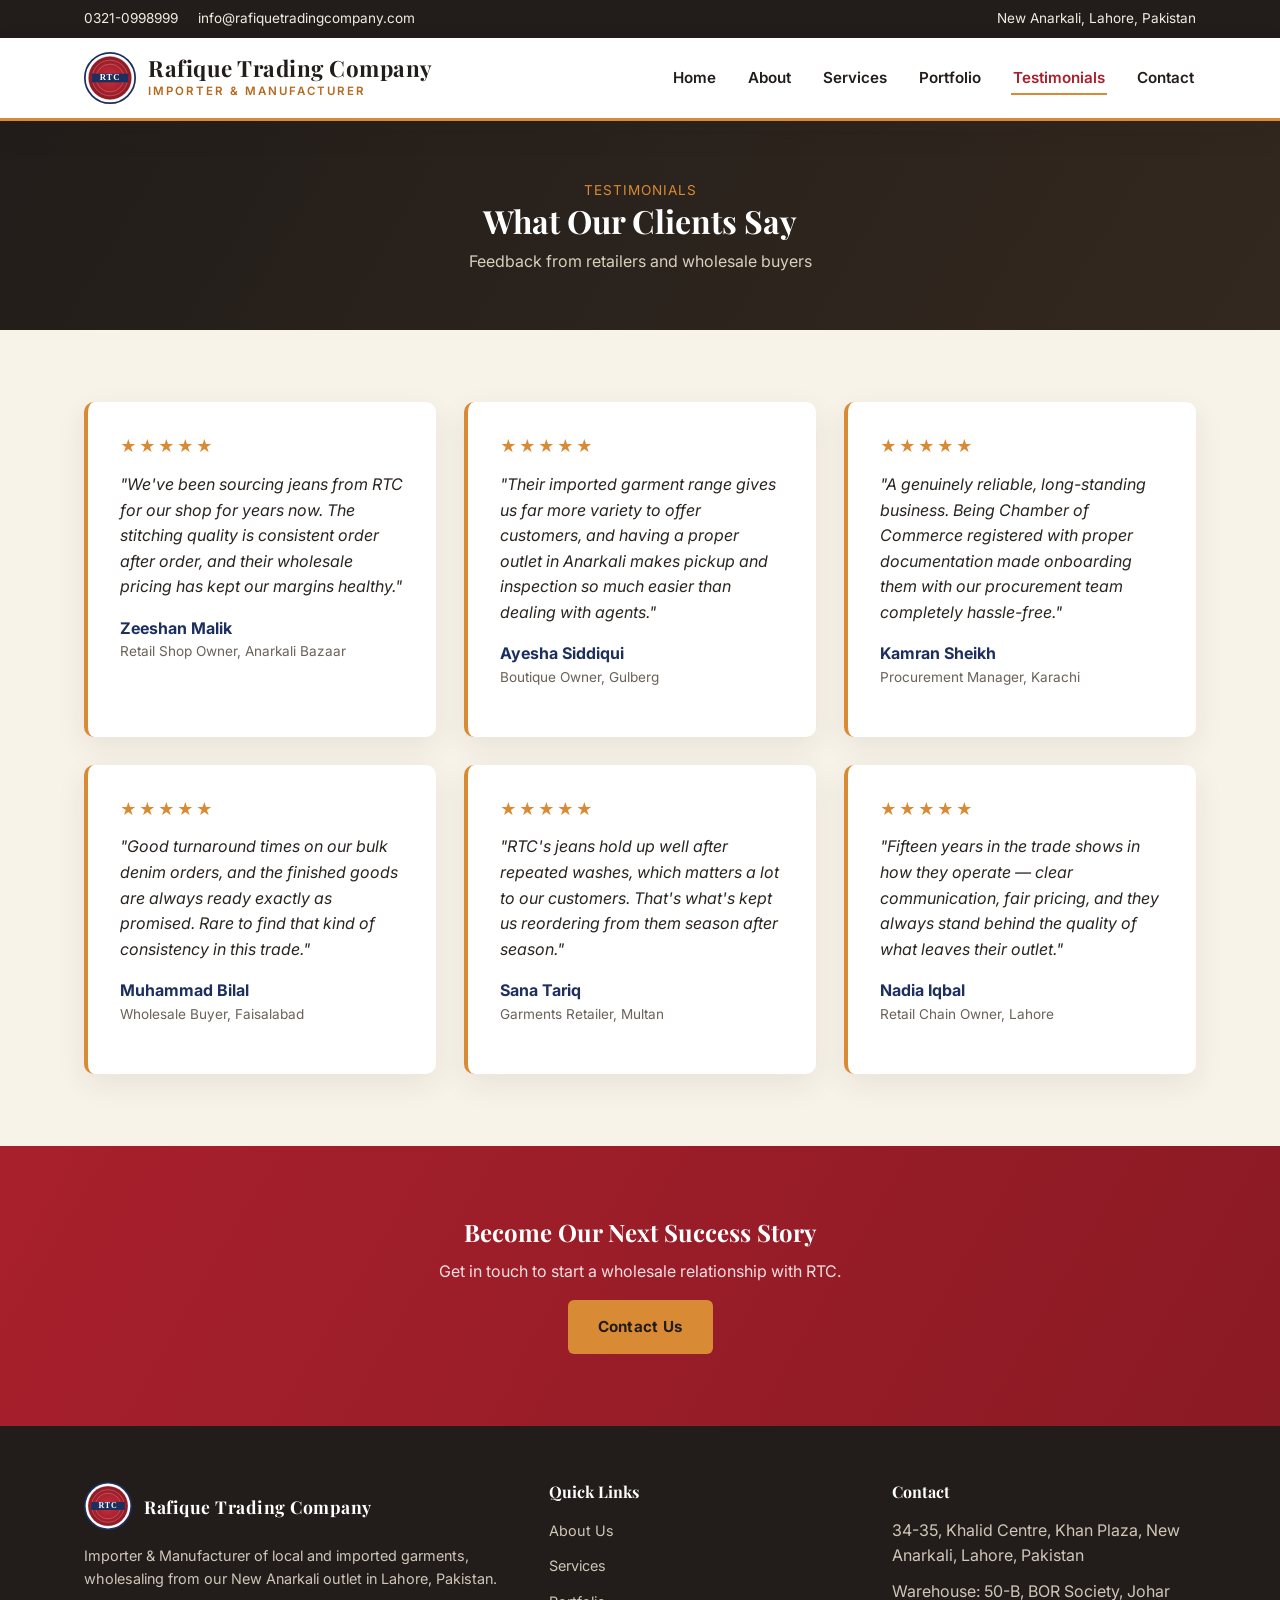
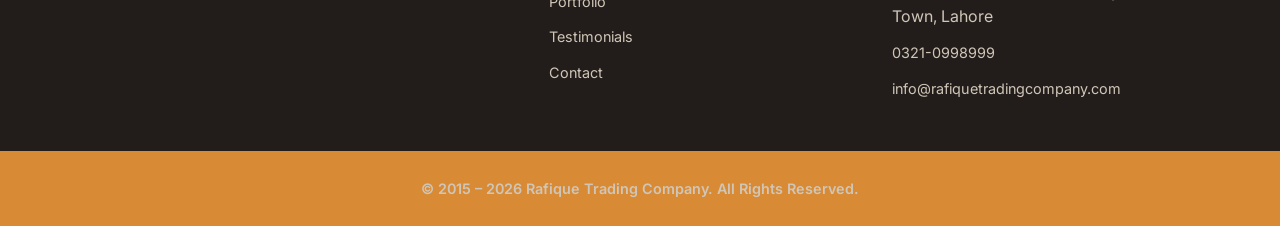
<file: testimonials.html>
<!doctype html>
<html lang="en">
<head>
<meta charset="UTF-8">
<meta name="viewport" content="width=device-width, initial-scale=1.0">
<title>Testimonials | Rafique Trading Company</title>
<meta name="description" content="What retailers and wholesale buyers say about working with Rafique Trading Company.">
<link rel="icon" href="assets/logo.svg" type="image/svg+xml">
<link rel="preconnect" href="https://fonts.googleapis.com">
<link href="https://fonts.googleapis.com/css2?family=Playfair+Display:wght@600;700&family=Inter:wght@400;500;600;700&display=swap" rel="stylesheet">
<link rel="stylesheet" href="css/style.css">
</head>
<body>

<div class="topbar">
  <div class="container">
    <div class="topbar-links">
      <a href="tel:+923210998999">0321-0998999</a>
      <a href="mailto:info@rafiquetradingcompany.com">info@rafiquetradingcompany.com</a>
    </div>
    <div class="topbar-links">
      <span>New Anarkali, Lahore, Pakistan</span>
    </div>
  </div>
</div>

<header class="site-header">
  <div class="nav-wrap container">
    <a href="index.html" class="brand">
      <img src="assets/logo.svg" alt="Rafique Trading Company logo">
      <span class="brand-text">
        <p class="logo-word">Rafique Trading Company</p>
        <p class="logo-sub">Importer &amp; Manufacturer</p>
      </span>
    </a>
    <button class="nav-toggle" aria-label="Toggle navigation" aria-expanded="false">
      <span></span><span></span><span></span>
    </button>
    <nav class="main-nav">
      <ul>
        <li><a href="index.html">Home</a></li>
        <li><a href="about.html">About</a></li>
        <li><a href="services.html">Services</a></li>
        <li><a href="portfolio.html">Portfolio</a></li>
        <li><a href="testimonials.html">Testimonials</a></li>
        <li><a href="contact.html">Contact</a></li>
      </ul>
    </nav>
  </div>
</header>

<div class="page-header">
  <div class="container">
    <span class="breadcrumb">Testimonials</span>
    <h1>What Our Clients Say</h1>
    <p>Feedback from retailers and wholesale buyers</p>
  </div>
</div>

<section>
  <div class="container">
    <div class="grid grid-3">
      <div class="testimonial-card">
        <div class="stars">&#9733;&#9733;&#9733;&#9733;&#9733;</div>
        <p class="quote">"We've been sourcing jeans from RTC for our shop for years now. The stitching quality is consistent order after order, and their wholesale pricing has kept our margins healthy."</p>
        <p class="author">Zeeshan Malik<span>Retail Shop Owner, Anarkali Bazaar</span></p>
      </div>
      <div class="testimonial-card">
        <div class="stars">&#9733;&#9733;&#9733;&#9733;&#9733;</div>
        <p class="quote">"Their imported garment range gives us far more variety to offer customers, and having a proper outlet in Anarkali makes pickup and inspection so much easier than dealing with agents."</p>
        <p class="author">Ayesha Siddiqui<span>Boutique Owner, Gulberg</span></p>
      </div>
      <div class="testimonial-card">
        <div class="stars">&#9733;&#9733;&#9733;&#9733;&#9733;</div>
        <p class="quote">"A genuinely reliable, long-standing business. Being Chamber of Commerce registered with proper documentation made onboarding them with our procurement team completely hassle-free."</p>
        <p class="author">Kamran Sheikh<span>Procurement Manager, Karachi</span></p>
      </div>
      <div class="testimonial-card">
        <div class="stars">&#9733;&#9733;&#9733;&#9733;&#9733;</div>
        <p class="quote">"Good turnaround times on our bulk denim orders, and the finished goods are always ready exactly as promised. Rare to find that kind of consistency in this trade."</p>
        <p class="author">Muhammad Bilal<span>Wholesale Buyer, Faisalabad</span></p>
      </div>
      <div class="testimonial-card">
        <div class="stars">&#9733;&#9733;&#9733;&#9733;&#9733;</div>
        <p class="quote">"RTC's jeans hold up well after repeated washes, which matters a lot to our customers. That's what's kept us reordering from them season after season."</p>
        <p class="author">Sana Tariq<span>Garments Retailer, Multan</span></p>
      </div>
      <div class="testimonial-card">
        <div class="stars">&#9733;&#9733;&#9733;&#9733;&#9733;</div>
        <p class="quote">"Fifteen years in the trade shows in how they operate — clear communication, fair pricing, and they always stand behind the quality of what leaves their outlet."</p>
        <p class="author">Nadia Iqbal<span>Retail Chain Owner, Lahore</span></p>
      </div>
    </div>
  </div>
</section>

<section class="cta-banner">
  <div class="container">
    <h2>Become Our Next Success Story</h2>
    <p>Get in touch to start a wholesale relationship with RTC.</p>
    <div class="cta-row" style="justify-content:center;">
      <a href="contact.html" class="btn btn-primary">Contact Us</a>
    </div>
  </div>
</section>

<footer class="site-footer">
  <div class="container footer-grid">
    <div>
      <a href="index.html" class="brand">
        <img src="assets/logo.svg" alt="Rafique Trading Company logo" style="width:48px;height:48px;">
        <span class="brand-text"><p class="logo-word" style="font-size:1.1rem;">Rafique Trading Company</p></span>
      </a>
      <p>Importer &amp; Manufacturer of local and imported garments, wholesaling from our New Anarkali outlet in Lahore, Pakistan.</p>
    </div>
    <div>
      <h4>Quick Links</h4>
      <ul>
        <li><a href="about.html">About Us</a></li>
        <li><a href="services.html">Services</a></li>
        <li><a href="portfolio.html">Portfolio</a></li>
        <li><a href="testimonials.html">Testimonials</a></li>
        <li><a href="contact.html">Contact</a></li>
      </ul>
    </div>
    <div>
      <h4>Contact</h4>
      <ul>
        <li>34-35, Khalid Centre, Khan Plaza, New Anarkali, Lahore, Pakistan</li>
        <li>Warehouse: 50-B, BOR Society, Johar Town, Lahore</li>
        <li><a href="tel:+923210998999">0321-0998999</a></li>
        <li><a href="mailto:info@rafiquetradingcompany.com">info@rafiquetradingcompany.com</a></li>
      </ul>
    </div>
  </div>
  <div class="footer-bottom">
    <div class="container">
      <p>&copy; 2015 &ndash; <span data-year></span> Rafique Trading Company. All Rights Reserved.</p>
    </div>
  </div>
</footer>

<script src="js/script.js"></script>
</body>
</html>
</file>
<file: css/style.css>
:root {
  --color-bg: #f8f3e9;
  --color-bg-alt: #efe6d4;
  --color-panel: #ffffff;
  --color-dark: #221d1a;
  --color-navy: #1c2f5e;
  --color-red: #a8202c;
  --color-gold: #d98a34;
  --color-gold-dark: #b56a1e;
  --color-text: #2b2420;
  --color-muted: #6b6259;
  --color-border: #e2d7c1;
  --shadow-soft: 0 10px 30px rgba(34, 29, 26, 0.08);
  --radius: 10px;
  --max-width: 1160px;
}

* { box-sizing: border-box; }

html { scroll-behavior: smooth; }

body {
  margin: 0;
  font-family: 'Inter', -apple-system, BlinkMacSystemFont, 'Segoe UI', Arial, sans-serif;
  color: var(--color-text);
  background: var(--color-bg);
  line-height: 1.6;
}

h1, h2, h3, h4, .logo-word {
  font-family: 'Playfair Display', Georgia, 'Times New Roman', serif;
  color: var(--color-dark);
  margin: 0 0 0.5em;
  line-height: 1.2;
}

p { margin: 0 0 1em; color: var(--color-text); }

a { color: var(--color-red); text-decoration: none; }
a:hover { text-decoration: underline; }

img { max-width: 100%; display: block; }

.container {
  max-width: var(--max-width);
  margin: 0 auto;
  padding: 0 24px;
}

/* Top info bar */
.topbar {
  background: var(--color-dark);
  color: #f2ece0;
  font-size: 0.85rem;
}
.topbar .container {
  display: flex;
  flex-wrap: wrap;
  gap: 8px 24px;
  justify-content: space-between;
  padding-top: 8px;
  padding-bottom: 8px;
}
.topbar a { color: #f2ece0; }
.topbar a:hover { color: var(--color-gold); }
.topbar-links { display: flex; gap: 20px; flex-wrap: wrap; }

/* Header / nav */
header.site-header {
  background: var(--color-panel);
  border-bottom: 3px solid var(--color-gold);
  position: sticky;
  top: 0;
  z-index: 50;
  box-shadow: var(--shadow-soft);
}

.nav-wrap {
  display: flex;
  align-items: center;
  justify-content: space-between;
  padding: 14px 24px;
}

.brand {
  display: flex;
  align-items: center;
  gap: 12px;
}
.brand img { width: 52px; height: 52px; }
.brand-text .logo-word {
  font-size: 1.4rem;
  font-weight: 700;
  margin: 0;
  letter-spacing: 0.5px;
}
.brand-text .logo-sub {
  margin: 0;
  font-size: 0.72rem;
  letter-spacing: 2px;
  text-transform: uppercase;
  color: var(--color-gold-dark);
  font-weight: 600;
}

nav.main-nav ul {
  list-style: none;
  display: flex;
  gap: 28px;
  margin: 0;
  padding: 0;
}
nav.main-nav a {
  color: var(--color-dark);
  font-weight: 600;
  font-size: 0.95rem;
  padding: 6px 2px;
  border-bottom: 2px solid transparent;
}
nav.main-nav a:hover,
nav.main-nav a.active {
  color: var(--color-red);
  border-bottom-color: var(--color-gold);
  text-decoration: none;
}

.nav-toggle {
  display: none;
  background: none;
  border: 2px solid var(--color-dark);
  border-radius: 6px;
  padding: 8px 10px;
  cursor: pointer;
}
.nav-toggle span {
  display: block;
  width: 22px;
  height: 2px;
  background: var(--color-dark);
  margin: 4px 0;
}

/* Hero */
.hero {
  position: relative;
  background: linear-gradient(120deg, rgba(34,29,26,0.93) 0%, rgba(51,40,31,0.88) 55%, rgba(34,29,26,0.93) 100%), url('../assets/gallery/clothes-hero.jpg') center 30%/cover no-repeat;
  color: #fff;
  overflow: hidden;
}
.hero::after {
  content: "";
  position: absolute;
  inset: 0;
  background: linear-gradient(115deg, transparent 55%, var(--color-gold) 56%, var(--color-gold) 58%, transparent 59%);
  opacity: 0.5;
}
.hero .container {
  position: relative;
  padding: 90px 24px 100px;
  max-width: 780px;
}
.hero .eyebrow {
  text-transform: uppercase;
  letter-spacing: 3px;
  font-size: 0.8rem;
  color: var(--color-gold);
  font-weight: 700;
  margin-bottom: 14px;
}
.hero h1 { color: #fff; font-size: 2.6rem; margin-bottom: 18px; }
.hero p.lead { color: #e8e1d3; font-size: 1.1rem; max-width: 560px; }
.hero .cta-row { display: flex; gap: 16px; flex-wrap: wrap; margin-top: 28px; }

.btn {
  display: inline-block;
  padding: 13px 28px;
  border-radius: 6px;
  font-weight: 700;
  font-size: 0.95rem;
  letter-spacing: 0.3px;
  border: 2px solid transparent;
  cursor: pointer;
}
.btn-primary {
  background: var(--color-gold);
  color: var(--color-dark);
}
.btn-primary:hover { background: var(--color-gold-dark); text-decoration: none; }
.btn-outline {
  background: transparent;
  color: #fff;
  border-color: #fff;
}
.btn-outline:hover { background: rgba(255,255,255,0.1); text-decoration: none; }

/* Trust strip */
.trust-strip {
  background: var(--color-navy);
  color: #fff;
}
.trust-strip .container {
  display: flex;
  flex-wrap: wrap;
  gap: 14px 32px;
  justify-content: center;
  padding: 16px 24px;
  font-size: 0.9rem;
  font-weight: 600;
  letter-spacing: 0.3px;
}
.trust-strip span { display: flex; align-items: center; gap: 8px; }

/* Sections */
section { padding: 72px 0; }
.section-alt { background: var(--color-bg-alt); }
.section-head { text-align: center; max-width: 640px; margin: 0 auto 44px; }
.section-head .kicker {
  text-transform: uppercase;
  letter-spacing: 2px;
  font-size: 0.78rem;
  font-weight: 700;
  color: var(--color-red);
  display: block;
  margin-bottom: 10px;
}
.section-head h2 { font-size: 2rem; }

.grid {
  display: grid;
  gap: 28px;
}
.grid-3 { grid-template-columns: repeat(3, 1fr); }
.grid-2 { grid-template-columns: repeat(2, 1fr); }

.card {
  background: var(--color-panel);
  border: 1px solid var(--color-border);
  border-radius: var(--radius);
  padding: 30px 26px;
  box-shadow: var(--shadow-soft);
}
.card .icon {
  width: 52px;
  height: 52px;
  border-radius: 50%;
  background: var(--color-navy);
  color: #fff;
  display: flex;
  align-items: center;
  justify-content: center;
  font-size: 1.4rem;
  margin-bottom: 18px;
}
.card h3 { font-size: 1.15rem; margin-bottom: 10px; }
.card p { color: var(--color-muted); margin-bottom: 0; }

/* About preview split */
.split {
  display: grid;
  grid-template-columns: 1fr 1fr;
  gap: 48px;
  align-items: center;
}
.split img {
  border-radius: var(--radius);
  box-shadow: var(--shadow-soft);
}
.split-img {
  width: 100%;
  aspect-ratio: 4/3;
  object-fit: cover;
}

.stat-row {
  display: flex;
  gap: 36px;
  margin-top: 24px;
  flex-wrap: wrap;
}
.stat-row .stat strong {
  display: block;
  font-family: 'Playfair Display', serif;
  font-size: 2rem;
  color: var(--color-red);
}
.stat-row .stat span {
  font-size: 0.85rem;
  color: var(--color-muted);
  text-transform: uppercase;
  letter-spacing: 1px;
}

/* Timeline / why choose us */
.check-list { list-style: none; padding: 0; margin: 0; }
.check-list li {
  padding-left: 32px;
  position: relative;
  margin-bottom: 14px;
}
.check-list li::before {
  content: "✓";
  position: absolute;
  left: 0;
  top: 0;
  color: #fff;
  background: var(--color-gold);
  width: 20px;
  height: 20px;
  border-radius: 50%;
  font-size: 0.75rem;
  display: flex;
  align-items: center;
  justify-content: center;
}

/* Testimonials */
.testimonial-card {
  background: var(--color-panel);
  border-radius: var(--radius);
  padding: 32px;
  box-shadow: var(--shadow-soft);
  border-left: 4px solid var(--color-gold);
}
.testimonial-card .stars { color: var(--color-gold); letter-spacing: 2px; margin-bottom: 12px; }
.testimonial-card p.quote { font-style: italic; color: var(--color-text); }
.testimonial-card .author { font-weight: 700; color: var(--color-navy); margin-top: 16px; }
.testimonial-card .author span { display: block; font-weight: 400; font-size: 0.85rem; color: var(--color-muted); }

.placeholder-note {
  background: #fff4e0;
  border: 1px dashed var(--color-gold-dark);
  color: #6b4d1a;
  padding: 14px 18px;
  border-radius: 8px;
  font-size: 0.88rem;
  margin-bottom: 36px;
}

/* Portfolio gallery */
.gallery-item {
  background: var(--color-panel);
  border-radius: var(--radius);
  overflow: hidden;
  box-shadow: var(--shadow-soft);
  border: 1px solid var(--color-border);
  transition: transform 0.25s ease, box-shadow 0.25s ease;
}
.gallery-item:hover {
  transform: translateY(-4px);
  box-shadow: 0 16px 34px rgba(34, 29, 26, 0.16);
}
.gallery-thumb {
  aspect-ratio: 1/1;
  overflow: hidden;
}
.gallery-thumb img {
  width: 100%;
  height: 100%;
  object-fit: cover;
  transition: transform 0.4s ease;
}
.gallery-item:hover .gallery-thumb img { transform: scale(1.06); }
.gallery-item .caption { padding: 14px 16px; font-weight: 500; font-size: 0.92rem; }

/* CTA banner */
.cta-banner {
  background: linear-gradient(120deg, var(--color-red), #8a1a24);
  color: #fff;
  text-align: center;
}
.cta-banner h2 { color: #fff; }
.cta-banner p { color: #f4dfe1; }

/* Contact */
.contact-grid {
  display: grid;
  grid-template-columns: 1fr 1fr;
  gap: 44px;
}
.contact-info-card {
  background: var(--color-panel);
  border-radius: var(--radius);
  padding: 30px;
  box-shadow: var(--shadow-soft);
  margin-bottom: 22px;
  border: 1px solid var(--color-border);
}
.contact-info-card h3 { font-size: 1.05rem; margin-bottom: 6px; color: var(--color-navy); }
.contact-info-card p { margin-bottom: 4px; color: var(--color-muted); }

form.contact-form { display: flex; flex-direction: column; gap: 16px; }
.form-row { display: grid; grid-template-columns: 1fr 1fr; gap: 16px; }
label { font-weight: 600; font-size: 0.88rem; margin-bottom: 6px; display: block; }
input, textarea, select {
  width: 100%;
  padding: 12px 14px;
  border: 1px solid var(--color-border);
  border-radius: 6px;
  font-family: inherit;
  font-size: 0.95rem;
  background: #fff;
  color: var(--color-text);
}
input:focus, textarea:focus, select:focus {
  outline: none;
  border-color: var(--color-gold);
  box-shadow: 0 0 0 3px rgba(217,138,52,0.2);
}
textarea { resize: vertical; min-height: 130px; }
.form-status { font-size: 0.88rem; margin-top: 4px; }

.map-frame {
  width: 100%;
  height: 320px;
  border: 0;
  border-radius: var(--radius);
  box-shadow: var(--shadow-soft);
}

/* Footer */
footer.site-footer {
  background: var(--color-dark);
  color: #cfc6b8;
  padding-top: 56px;
}
footer.site-footer .footer-grid {
  display: grid;
  grid-template-columns: 1.4fr 1fr 1fr;
  gap: 40px;
  padding-bottom: 40px;
}
footer.site-footer h4 { color: #fff; font-size: 1rem; margin-bottom: 16px; }
footer.site-footer .brand { margin-bottom: 14px; }
footer.site-footer .brand .logo-word { color: #fff; }
footer.site-footer p, footer.site-footer a { color: #cfc6b8; font-size: 0.9rem; }
footer.site-footer a:hover { color: var(--color-gold); }
footer.site-footer ul { list-style: none; padding: 0; margin: 0; }
footer.site-footer ul li { margin-bottom: 10px; }
.footer-bottom {
  background: var(--color-gold);
  padding: 26px 0;
  text-align: center;
}
.footer-bottom p {
  color: var(--color-dark);
  font-size: 0.85rem;
  font-weight: 600;
  margin: 0;
}

/* Page header (non-home pages) */
.page-header {
  background: linear-gradient(120deg, var(--color-dark), #33281f);
  color: #fff;
  padding: 56px 0;
  text-align: center;
}
.page-header h1 { color: #fff; margin-bottom: 8px; }
.page-header p { color: #d8cfbe; margin: 0; }
.breadcrumb { font-size: 0.85rem; color: var(--color-gold); margin-bottom: 10px; letter-spacing: 1px; text-transform: uppercase; }

@media (max-width: 860px) {
  .grid-3 { grid-template-columns: 1fr 1fr; }
  .split { grid-template-columns: 1fr; }
  .contact-grid { grid-template-columns: 1fr; }
  footer.site-footer .footer-grid { grid-template-columns: 1fr 1fr; }
}

@media (max-width: 640px) {
  nav.main-nav {
    position: absolute;
    top: 100%;
    left: 0;
    right: 0;
    background: var(--color-panel);
    border-top: 1px solid var(--color-border);
    box-shadow: var(--shadow-soft);
    display: none;
  }
  nav.main-nav.open { display: block; }
  nav.main-nav ul {
    flex-direction: column;
    gap: 0;
    padding: 10px 24px 20px;
  }
  nav.main-nav li { border-bottom: 1px solid var(--color-border); }
  nav.main-nav a { display: block; padding: 14px 0; }
  .nav-toggle { display: block; }
  .grid-3, .grid-2 { grid-template-columns: 1fr; }
  .hero h1 { font-size: 2rem; }
  .hero .container { padding: 60px 24px 70px; }
  .form-row { grid-template-columns: 1fr; }
  footer.site-footer .footer-grid { grid-template-columns: 1fr; }
  section { padding: 52px 0; }
}
</file>
